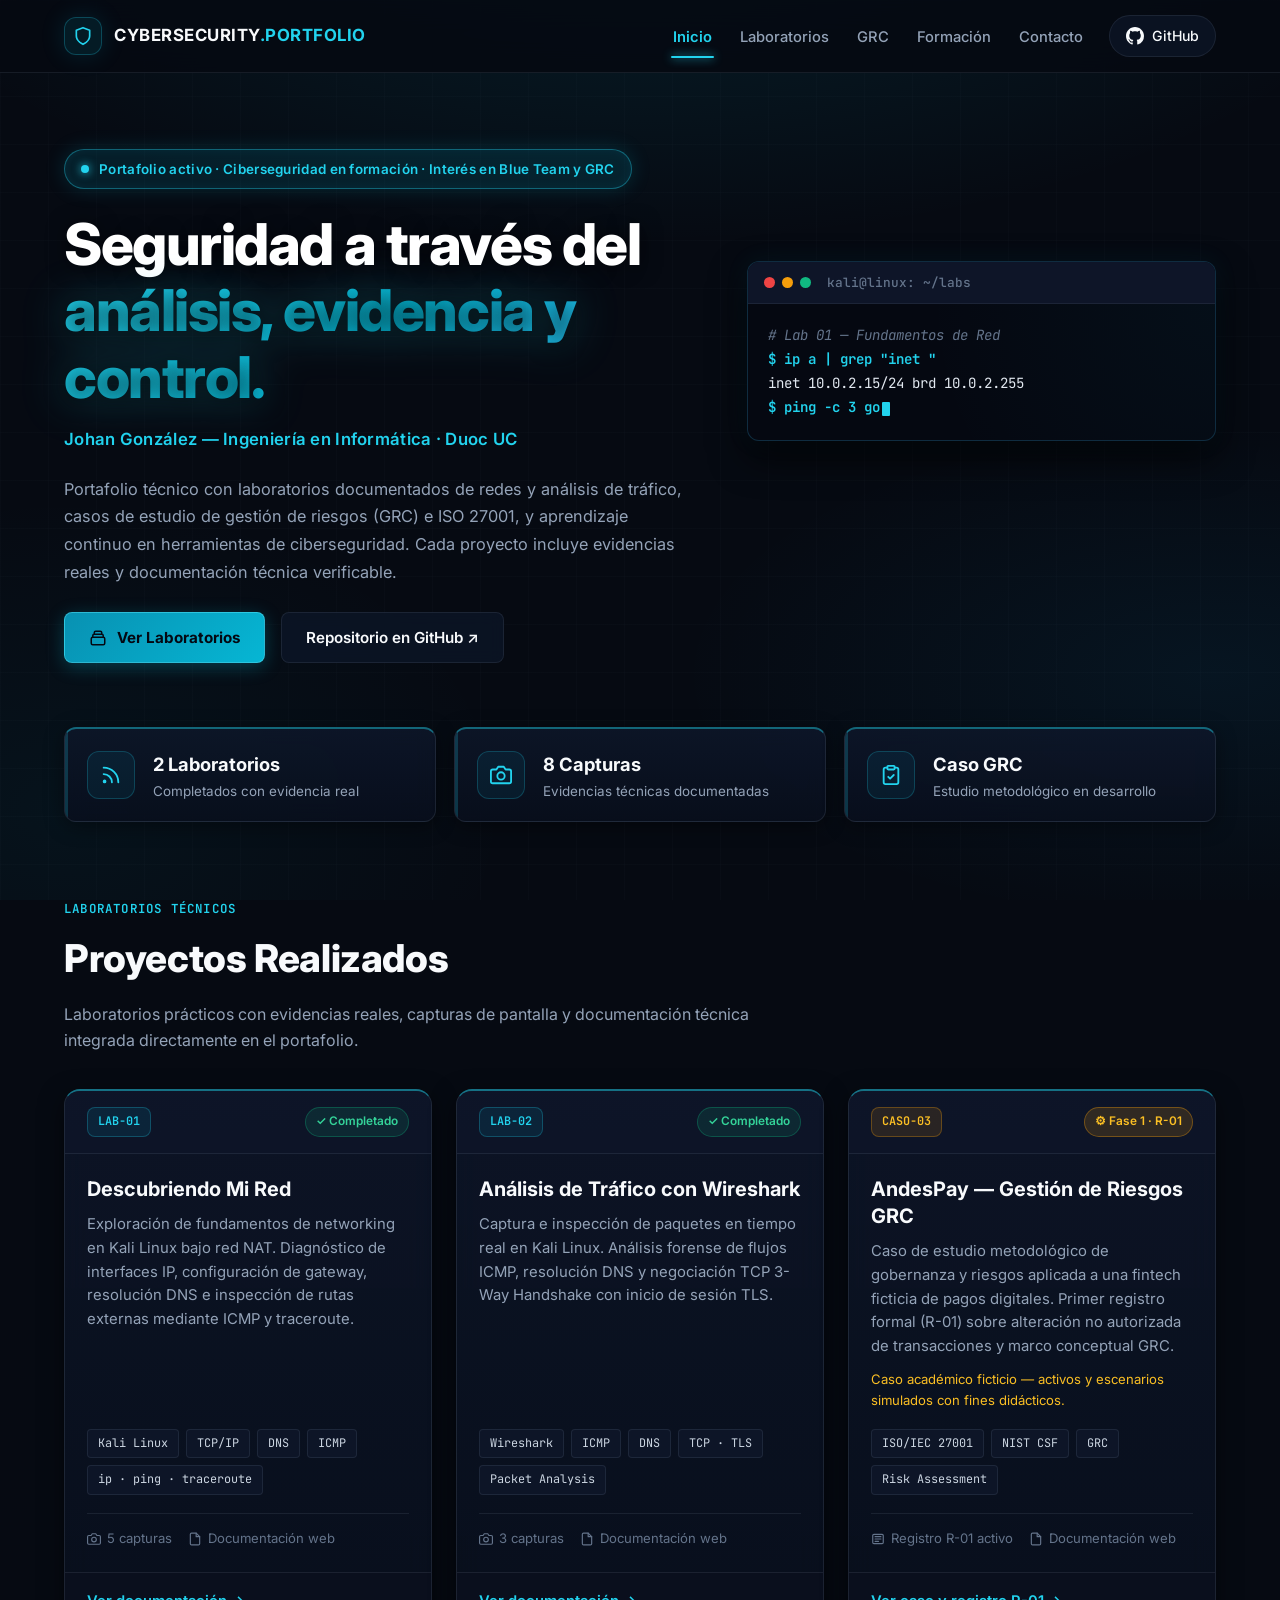
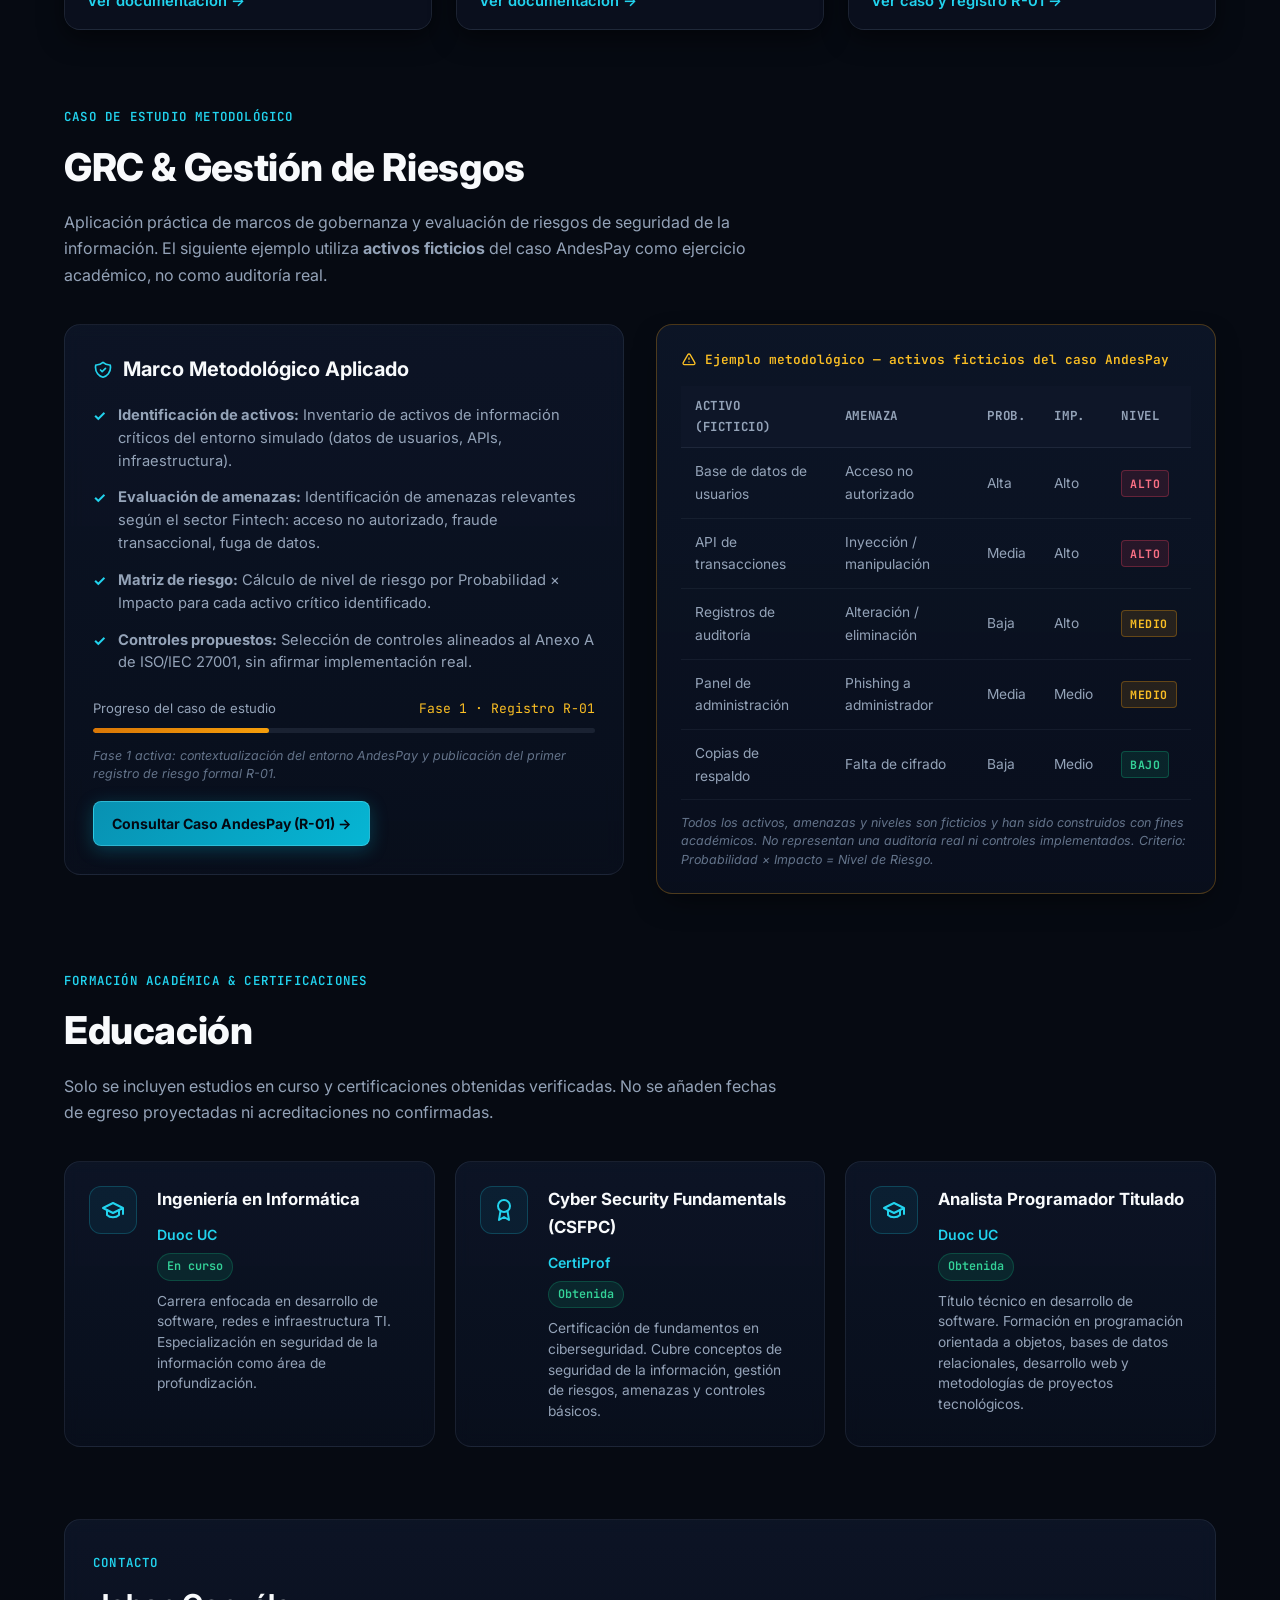
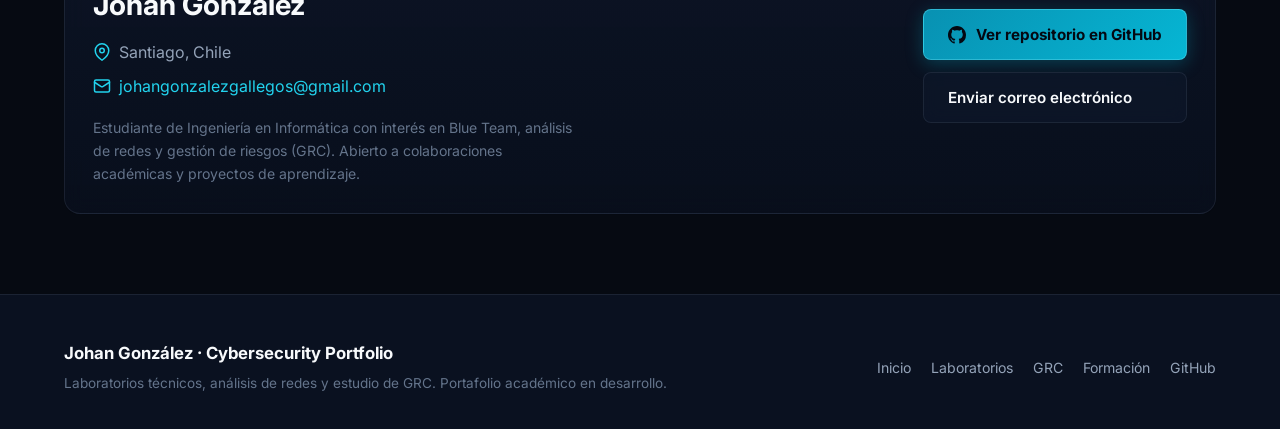
<file: index.html>
<!DOCTYPE html>
<html lang="es">

<head>
  <meta charset="UTF-8">
  <meta name="viewport" content="width=device-width, initial-scale=1.0">
  <meta name="description" content="Portafolio de ciberseguridad de Johan González — Laboratorios prácticos de redes, análisis de tráfico, GRC e ISO 27001. Ingeniería en Informática, Duoc UC.">
  <title>Johan González · Cybersecurity Portfolio</title>
  <link rel="preconnect" href="https://fonts.googleapis.com">
  <link rel="preconnect" href="https://fonts.gstatic.com" crossorigin>
  <link href="https://fonts.googleapis.com/css2?family=Inter:wght@400;500;600;700;800&family=JetBrains+Mono:wght@400;500;600&display=swap" rel="stylesheet">
  <link rel="stylesheet" href="./assets/css/style.css">
</head>

<body>

  <!-- =====================================================================
       HEADER — Navegación fija con soporte responsive y accesible
       ===================================================================== -->
  <header class="site-header">
    <div class="nav-container">

      <a href="./index.html" class="brand">
        <div class="brand-icon">
          <svg width="20" height="20" viewBox="0 0 24 24" fill="none" stroke="currentColor" stroke-width="2" stroke-linecap="round" stroke-linejoin="round" aria-hidden="true">
            <path d="M12 22s8-4 8-10V5l-8-3-8 3v7c0 6 8 10 8 10z"/>
          </svg>
        </div>
        <div class="brand-title">CYBERSECURITY<span>.PORTFOLIO</span></div>
      </a>

      <nav>
        <!-- Botón hamburguesa — visible en móvil via CSS -->
        <button class="nav-toggle" aria-label="Abrir menú de navegación" aria-expanded="false" aria-controls="nav-menu">
          <svg width="22" height="22" viewBox="0 0 24 24" fill="none" stroke="currentColor" stroke-width="2" stroke-linecap="round" aria-hidden="true">
            <line x1="3" y1="6" x2="21" y2="6"/>
            <line x1="3" y1="12" x2="21" y2="12"/>
            <line x1="3" y1="18" x2="21" y2="18"/>
          </svg>
        </button>

        <ul class="nav-menu" id="nav-menu" role="list">
          <li><a href="#inicio"      class="nav-link" id="nav-inicio">Inicio</a></li>
          <li><a href="#laboratorios" class="nav-link" id="nav-labs">Laboratorios</a></li>
          <li><a href="#grc"         class="nav-link" id="nav-grc">GRC</a></li>
          <li><a href="#formacion"   class="nav-link" id="nav-form">Formación</a></li>
          <li><a href="#contacto"    class="nav-link" id="nav-contact">Contacto</a></li>
          <li>
            <a href="https://github.com/Johan-Gallegoss/cybersecurity-portfolio"
               target="_blank" rel="noopener noreferrer"
               class="btn-github"
               aria-label="Ver repositorio en GitHub (abre en nueva pestaña)">
              <svg width="18" height="18" viewBox="0 0 24 24" fill="currentColor" aria-hidden="true">
                <path d="M12 0C5.37 0 0 5.37 0 12c0 5.31 3.435 9.795 8.205 11.385.6.105.825-.255.825-.57 0-.285-.015-1.23-.015-2.235-3.015.555-3.795-.735-4.035-1.41-.135-.345-.72-1.41-1.23-1.695-.42-.225-1.02-.78-.015-.795.945-.015 1.62.87 1.845 1.23 1.08 1.815 2.805 1.305 3.495.99.105-.78.42-1.305.765-1.605-2.67-.3-5.46-1.335-5.46-5.925 0-1.305.465-2.385 1.23-3.225-.12-.3-.54-1.53.12-3.18 0 0 1.005-.315 3.3 1.23.96-.27 1.98-.405 3-.405s2.04.135 3 .405c2.295-1.56 3.3-1.23 3.3-1.23.66 1.65.24 2.88.12 3.18.765.84 1.23 1.905 1.23 3.225 0 4.605-2.805 5.625-5.475 5.925.435.375.81 1.095.81 2.22 0 1.605-.015 2.895-.015 3.3 0 .315.225.69.825.57A12.02 12.02 0 0024 12c0-6.63-5.37-12-12-12z"/>
              </svg>
              <span>GitHub</span>
            </a>
          </li>
        </ul>
      </nav>

    </div>
  </header>


  <!-- =====================================================================
       MAIN
       ===================================================================== -->
  <main class="main-wrapper">


    <!-- =================================================================
         SECCIÓN 1 — HERO
         ================================================================= -->
    <section class="hero" id="inicio" aria-label="Presentación principal">

      <!-- Columna izquierda: texto de presentación -->
      <div class="hero-content">

        <div class="badge-tag">
          <span class="pulse-dot" aria-hidden="true"></span>
          <span>Portafolio activo · Ciberseguridad en formación · Interés en Blue Team y GRC</span>
        </div>

        <h1>
          Seguridad a través del<br>
          <span class="gradient-text">análisis, evidencia y control.</span>
        </h1>

        <p class="hero-subtitle">Johan González — Ingeniería en Informática · Duoc UC</p>

        <p class="hero-description">
          Portafolio técnico con laboratorios documentados de redes y análisis de tráfico,
          casos de estudio de gestión de riesgos (GRC) e ISO 27001, y aprendizaje continuo
          en herramientas de ciberseguridad. Cada proyecto incluye evidencias reales y
          documentación técnica verificable.
        </p>

        <div class="hero-actions">
          <a href="#laboratorios" class="btn-primary" id="btn-explore">
            <svg width="18" height="18" fill="none" stroke="currentColor" stroke-width="2" viewBox="0 0 24 24" aria-hidden="true">
              <path stroke-linecap="round" stroke-linejoin="round" d="M19 11H5m14 0a2 2 0 012 2v6a2 2 0 01-2 2H5a2 2 0 01-2-2v-6a2 2 0 012-2m14 0V9a2 2 0 00-2-2M5 11V9a2 2 0 012-2m0 0V5a2 2 0 012-2h6a2 2 0 012 2v2M7 7h10"/>
            </svg>
            Ver Laboratorios
          </a>
          <a href="https://github.com/Johan-Gallegoss/cybersecurity-portfolio"
             target="_blank" rel="noopener noreferrer"
             class="btn-secondary" id="btn-github-hero">
            Repositorio en GitHub ↗
          </a>
        </div>

      </div>

      <!-- Columna derecha: terminal decorativa (contenido estático + typewriter progresivo) -->
      <div class="hero-terminal" aria-hidden="true">
        <div class="terminal-block" style="height: 100%;">
          <div class="terminal-header">
            <div class="terminal-dots">
              <span class="dot red"></span>
              <span class="dot yellow"></span>
              <span class="dot green"></span>
            </div>
            <span class="terminal-title">kali@linux: ~/labs</span>
          </div>
          <div class="terminal-body" id="hero-terminal-output">
            <span class="comment"># Lab 01 — Fundamentos de Red</span><br>
            <span class="cmd">$ ip a | grep "inet "</span><br>
            <span style="color: #cbd5e1;">  inet 10.0.2.15/24 brd 10.0.2.255</span><br>
            <span class="cmd">$ ping -c 3 google.com</span><br>
            <span style="color: #cbd5e1;">  3 packets transmitted, 3 received</span><br>
            <span class="comment"># Lab 02 — Análisis de Tráfico</span><br>
            <span class="cmd">$ wireshark -k &amp;</span><br>
            <span style="color: #cbd5e1;">  [ICMP · DNS · TCP/TLS captured]</span><br>
            <span class="cmd">$ </span><span class="terminal-cursor"></span>
          </div>
        </div>
      </div>

    </section>


    <!-- =================================================================
         SECCIÓN 2 — INDICADORES TÉCNICOS (Métricas SOC)
         ================================================================= -->
    <section class="highlight-strip" aria-label="Indicadores del portafolio">

      <div class="stat-box">
        <div class="stat-icon" aria-hidden="true">
          <svg width="22" height="22" viewBox="0 0 24 24" fill="none" stroke="currentColor" stroke-width="2" stroke-linecap="round" stroke-linejoin="round">
            <path d="M4 11a9 9 0 0 1 9 9"></path>
            <path d="M4 4a16 16 0 0 1 16 16"></path>
            <circle cx="5" cy="19" r="1"></circle>
          </svg>
        </div>
        <div class="stat-info">
          <h4>2 Laboratorios</h4>
          <p>Completados con evidencia real</p>
        </div>
      </div>

      <div class="stat-box">
        <div class="stat-icon" aria-hidden="true">
          <svg width="22" height="22" viewBox="0 0 24 24" fill="none" stroke="currentColor" stroke-width="2" stroke-linecap="round" stroke-linejoin="round">
            <path d="M23 19a2 2 0 0 1-2 2H3a2 2 0 0 1-2-2V8a2 2 0 0 1 2-2h4l2-3h6l2 3h4a2 2 0 0 1 2 2z"></path>
            <circle cx="12" cy="13" r="4"></circle>
          </svg>
        </div>
        <div class="stat-info">
          <h4>8 Capturas</h4>
          <p>Evidencias técnicas documentadas</p>
        </div>
      </div>

      <div class="stat-box">
        <div class="stat-icon" aria-hidden="true">
          <svg width="22" height="22" viewBox="0 0 24 24" fill="none" stroke="currentColor" stroke-width="2" stroke-linecap="round" stroke-linejoin="round">
            <path d="M16 4h2a2 2 0 0 1 2 2v14a2 2 0 0 1-2 2H6a2 2 0 0 1-2-2V6a2 2 0 0 1 2-2h2"></path>
            <rect x="8" y="2" width="8" height="4" rx="1" ry="1"></rect>
            <path d="m9 14 2 2 4-4"></path>
          </svg>
        </div>
        <div class="stat-info">
          <h4>Caso GRC</h4>
          <p>Estudio metodológico en desarrollo</p>
        </div>
      </div>

    </section>


    <!-- =================================================================
         SECCIÓN 3 — LABORATORIOS
         ================================================================= -->
    <div id="proyectos" class="scroll-anchor" aria-hidden="true"></div>
    <section id="laboratorios" aria-labelledby="labs-heading">

      <div class="section-header">
        <span class="section-label">Laboratorios Técnicos</span>
        <h2 class="section-title" id="labs-heading">Proyectos Realizados</h2>
        <p class="section-desc">
          Laboratorios prácticos con evidencias reales, capturas de pantalla y
          documentación técnica integrada directamente en el portafolio.
        </p>
      </div>

      <div class="projects-grid">

        <!-- Tarjeta Lab 01 — Completado con evidencia real -->
        <article class="project-card" aria-labelledby="lab01-title">
          <div class="card-top">
            <span class="card-badge">LAB-01</span>
            <span class="status-badge completed">✓ Completado</span>
          </div>
          <div class="card-body">
            <h3 id="lab01-title">Descubriendo Mi Red</h3>
            <p>
              Exploración de fundamentos de networking en Kali Linux bajo red NAT.
              Diagnóstico de interfaces IP, configuración de gateway, resolución DNS
              e inspección de rutas externas mediante ICMP y traceroute.
            </p>
            <div class="tech-tags" aria-label="Tecnologías usadas">
              <span class="tech-tag">Kali Linux</span>
              <span class="tech-tag">TCP/IP</span>
              <span class="tech-tag">DNS</span>
              <span class="tech-tag">ICMP</span>
              <span class="tech-tag">ip · ping · traceroute</span>
            </div>
            <div class="evidence-meta">
              <span>
                <svg width="14" height="14" viewBox="0 0 24 24" fill="none" stroke="currentColor" stroke-width="2" stroke-linecap="round" stroke-linejoin="round" aria-hidden="true">
                  <path d="M23 19a2 2 0 0 1-2 2H3a2 2 0 0 1-2-2V8a2 2 0 0 1 2-2h4l2-3h6l2 3h4a2 2 0 0 1 2 2z"></path>
                  <circle cx="12" cy="13" r="4"></circle>
                </svg>
                5 capturas
              </span>
              <span>
                <svg width="14" height="14" viewBox="0 0 24 24" fill="none" stroke="currentColor" stroke-width="2" stroke-linecap="round" stroke-linejoin="round" aria-hidden="true">
                  <path d="M14 2H6a2 2 0 0 0-2 2v16a2 2 0 0 0 2 2h12a2 2 0 0 0 2-2V8z"></path>
                  <polyline points="14 2 14 8 20 8"></polyline>
                </svg>
                Documentación web
              </span>
            </div>
          </div>
          <div class="card-footer">
            <a href="./01-Descubriendo-Mi-Red/index.html"
               class="btn-card-link"
               id="link-lab01">
              Ver documentación →
            </a>
          </div>
        </article>

        <!-- Tarjeta Lab 02 — Completado con evidencia real -->
        <article class="project-card" aria-labelledby="lab02-title">
          <div class="card-top">
            <span class="card-badge">LAB-02</span>
            <span class="status-badge completed">✓ Completado</span>
          </div>
          <div class="card-body">
            <h3 id="lab02-title">Análisis de Tráfico con Wireshark</h3>
            <p>
              Captura e inspección de paquetes en tiempo real en Kali Linux.
              Análisis forense de flujos ICMP, resolución DNS y negociación
              TCP 3-Way Handshake con inicio de sesión TLS.
            </p>
            <div class="tech-tags" aria-label="Tecnologías usadas">
              <span class="tech-tag">Wireshark</span>
              <span class="tech-tag">ICMP</span>
              <span class="tech-tag">DNS</span>
              <span class="tech-tag">TCP · TLS</span>
              <span class="tech-tag">Packet Analysis</span>
            </div>
            <div class="evidence-meta">
              <span>
                <svg width="14" height="14" viewBox="0 0 24 24" fill="none" stroke="currentColor" stroke-width="2" stroke-linecap="round" stroke-linejoin="round" aria-hidden="true">
                  <path d="M23 19a2 2 0 0 1-2 2H3a2 2 0 0 1-2-2V8a2 2 0 0 1 2-2h4l2-3h6l2 3h4a2 2 0 0 1 2 2z"></path>
                  <circle cx="12" cy="13" r="4"></circle>
                </svg>
                3 capturas
              </span>
              <span>
                <svg width="14" height="14" viewBox="0 0 24 24" fill="none" stroke="currentColor" stroke-width="2" stroke-linecap="round" stroke-linejoin="round" aria-hidden="true">
                  <path d="M14 2H6a2 2 0 0 0-2 2v16a2 2 0 0 0 2 2h12a2 2 0 0 0 2-2V8z"></path>
                  <polyline points="14 2 14 8 20 8"></polyline>
                </svg>
                Documentación web
              </span>
            </div>
          </div>
          <div class="card-footer">
            <a href="./02-Wireshark-Traffic-Analysis/index.html"
               class="btn-card-link"
               id="link-lab02">
              Ver documentación →
            </a>
          </div>
        </article>

        <!-- Tarjeta CASO-03 — Caso AndesPay GRC -->
        <article class="project-card" aria-labelledby="caso03-title">
          <div class="card-top">
            <span class="card-badge amber">CASO-03</span>
            <span class="status-badge simulated" style="background: rgba(245, 158, 11, 0.15); color: var(--accent-amber-bright); border-color: rgba(245, 158, 11, 0.35);">⚙ Fase 1 · R-01</span>
          </div>
          <div class="card-body">
            <h3 id="caso03-title">AndesPay — Gestión de Riesgos GRC</h3>
            <p>
              Caso de estudio metodológico de gobernanza y riesgos aplicada a una fintech
              ficticia de pagos digitales. Primer registro formal (R-01) sobre alteración
              no autorizada de transacciones y marco conceptual GRC.
            </p>
            <p style="font-size: 0.82rem; color: var(--accent-amber-bright); margin-top: -8px;">
              Caso académico ficticio — activos y escenarios simulados con fines didácticos.
            </p>
            <div class="tech-tags" aria-label="Marcos de referencia">
              <span class="tech-tag">ISO/IEC 27001</span>
              <span class="tech-tag">NIST CSF</span>
              <span class="tech-tag">GRC</span>
              <span class="tech-tag">Risk Assessment</span>
            </div>
            <div class="evidence-meta">
              <span>
                <svg width="14" height="14" viewBox="0 0 24 24" fill="none" stroke="currentColor" stroke-width="2" stroke-linecap="round" stroke-linejoin="round" aria-hidden="true">
                  <rect x="3" y="4" width="18" height="16" rx="2"></rect>
                  <line x1="7" y1="8" x2="17" y2="8"></line>
                  <line x1="7" y1="12" x2="17" y2="12"></line>
                  <line x1="7" y1="16" x2="13" y2="16"></line>
                </svg>
                Registro R-01 activo
              </span>
              <span>
                <svg width="14" height="14" viewBox="0 0 24 24" fill="none" stroke="currentColor" stroke-width="2" stroke-linecap="round" stroke-linejoin="round" aria-hidden="true">
                  <path d="M14 2H6a2 2 0 0 0-2 2v16a2 2 0 0 0 2 2h12a2 2 0 0 0 2-2V8z"></path>
                  <polyline points="14 2 14 8 20 8"></polyline>
                </svg>
                Documentación web
              </span>
            </div>
          </div>
          <div class="card-footer">
            <a href="./03-AndesPay-GRC/index.html"
               class="btn-card-link"
               id="link-caso03">
              Ver caso y registro R-01 →
            </a>
          </div>
        </article>

      </div>
    </section>


    <!-- =================================================================
         SECCIÓN 4 — GRC PREVIEW
         ================================================================= -->
    <section id="grc" aria-labelledby="grc-heading">

      <div class="section-header">
        <span class="section-label">Caso de Estudio Metodológico</span>
        <h2 class="section-title" id="grc-heading">GRC &amp; Gestión de Riesgos</h2>
        <p class="section-desc">
          Aplicación práctica de marcos de gobernanza y evaluación de riesgos de seguridad
          de la información. El siguiente ejemplo utiliza <strong>activos ficticios</strong>
          del caso AndesPay como ejercicio académico, no como auditoría real.
        </p>
      </div>

      <div class="grc-layout">

        <!-- Descripción del marco metodológico -->
        <div class="content-block">
          <h2>
            <svg width="20" height="20" fill="none" stroke="currentColor" stroke-width="2" viewBox="0 0 24 24" aria-hidden="true" style="color: var(--cyan-bright); flex-shrink: 0;">
              <path stroke-linecap="round" stroke-linejoin="round" d="M9 12l2 2 4-4m5.618-4.016A11.955 11.955 0 0112 2.944a11.955 11.955 0 01-8.618 3.04A12.02 12.02 0 003 9c0 5.591 3.824 10.29 9 11.622 5.176-1.332 9-6.03 9-11.622 0-1.042-.133-2.052-.382-3.016z"/>
            </svg>
            Marco Metodológico Aplicado
          </h2>

          <ul class="check-list">
            <li>
              <span class="check-icon">✓</span>
              <span>
                <strong>Identificación de activos:</strong>
                Inventario de activos de información críticos del entorno simulado (datos de usuarios, APIs, infraestructura).
              </span>
            </li>
            <li>
              <span class="check-icon">✓</span>
              <span>
                <strong>Evaluación de amenazas:</strong>
                Identificación de amenazas relevantes según el sector Fintech: acceso no autorizado, fraude transaccional, fuga de datos.
              </span>
            </li>
            <li>
              <span class="check-icon">✓</span>
              <span>
                <strong>Matriz de riesgo:</strong>
                Cálculo de nivel de riesgo por Probabilidad × Impacto para cada activo crítico identificado.
              </span>
            </li>
            <li>
              <span class="check-icon">✓</span>
              <span>
                <strong>Controles propuestos:</strong>
                Selección de controles alineados al Anexo A de ISO/IEC 27001, sin afirmar implementación real.
              </span>
            </li>
          </ul>

          <div class="grc-progress-wrap">
            <div class="grc-progress-label">
              <span>Progreso del caso de estudio</span>
              <span style="color: var(--accent-amber-bright); font-family: var(--font-mono);">Fase 1 · Registro R-01</span>
            </div>
            <div class="grc-progress-bar">
              <div class="grc-progress-fill" style="width: 35%;"></div>
            </div>
            <p class="risk-disclaimer">
              Fase 1 activa: contextualización del entorno AndesPay y publicación del primer registro de riesgo formal R-01.
            </p>
            <div style="margin-top: 18px;">
              <a href="./03-AndesPay-GRC/index.html" class="btn-primary" id="btn-andespay-grc" style="font-size: 0.88rem; padding: 10px 18px;">
                Consultar Caso AndesPay (R-01) →
              </a>
            </div>
          </div>
        </div>

        <!-- Tabla de riesgo ilustrativa -->
        <div class="risk-table-wrap">
          <div class="risk-table-label">
            <svg width="16" height="16" fill="none" stroke="currentColor" stroke-width="2" viewBox="0 0 24 24" aria-hidden="true">
              <path stroke-linecap="round" stroke-linejoin="round" d="M12 9v2m0 4h.01m-6.938 4h13.856c1.54 0 2.502-1.667 1.732-3L13.732 4c-.77-1.333-2.694-1.333-3.464 0L3.34 16c-.77 1.333.192 3 1.732 3z"/>
            </svg>
            Ejemplo metodológico — activos ficticios del caso AndesPay
          </div>

          <table class="risk-table" aria-label="Tabla de riesgos ilustrativa (datos ficticios)">
            <thead>
              <tr>
                <th scope="col">Activo (ficticio)</th>
                <th scope="col">Amenaza</th>
                <th scope="col">Prob.</th>
                <th scope="col">Imp.</th>
                <th scope="col">Nivel</th>
              </tr>
            </thead>
            <tbody>
              <tr>
                <td>Base de datos de usuarios</td>
                <td>Acceso no autorizado</td>
                <td>Alta</td>
                <td>Alto</td>
                <td><span class="risk-cell high">ALTO</span></td>
              </tr>
              <tr>
                <td>API de transacciones</td>
                <td>Inyección / manipulación</td>
                <td>Media</td>
                <td>Alto</td>
                <td><span class="risk-cell high">ALTO</span></td>
              </tr>
              <tr>
                <td>Registros de auditoría</td>
                <td>Alteración / eliminación</td>
                <td>Baja</td>
                <td>Alto</td>
                <td><span class="risk-cell medium">MEDIO</span></td>
              </tr>
              <tr>
                <td>Panel de administración</td>
                <td>Phishing a administrador</td>
                <td>Media</td>
                <td>Medio</td>
                <td><span class="risk-cell medium">MEDIO</span></td>
              </tr>
              <tr>
                <td>Copias de respaldo</td>
                <td>Falta de cifrado</td>
                <td>Baja</td>
                <td>Medio</td>
                <td><span class="risk-cell low">BAJO</span></td>
              </tr>
            </tbody>
          </table>

          <p class="risk-disclaimer">
            Todos los activos, amenazas y niveles son ficticios y han sido construidos
            con fines académicos. No representan una auditoría real ni controles implementados.
            Criterio: Probabilidad × Impacto = Nivel de Riesgo.
          </p>
        </div>

      </div>
    </section>


    <!-- =================================================================
         SECCIÓN 5 — FORMACIÓN Y CERTIFICACIONES
         ================================================================= -->
    <section id="formacion" aria-labelledby="form-heading">

      <div class="section-header">
        <span class="section-label">Formación Académica &amp; Certificaciones</span>
        <h2 class="section-title" id="form-heading">Educación</h2>
        <p class="section-desc">
          Solo se incluyen estudios en curso y certificaciones obtenidas verificadas.
          No se añaden fechas de egreso proyectadas ni acreditaciones no confirmadas.
        </p>
      </div>

      <div class="formation-grid">

        <!-- Carrera en curso -->
        <div class="formation-card">
          <div class="formation-icon" aria-hidden="true">
            <svg width="24" height="24" viewBox="0 0 24 24" fill="none" stroke="currentColor" stroke-width="2" stroke-linecap="round" stroke-linejoin="round">
              <path d="M22 10v6M2 10l10-5 10 5-10 5z"></path>
              <path d="M6 12v5c3 3 9 3 12 0v-5"></path>
            </svg>
          </div>
          <div class="formation-info">
            <h4>Ingeniería en Informática</h4>
            <p class="formation-inst">Duoc UC</p>
            <span class="formation-status">En curso</span>
            <p>
              Carrera enfocada en desarrollo de software, redes e infraestructura TI.
              Especialización en seguridad de la información como área de profundización.
            </p>
          </div>
        </div>

        <!-- Certificación real -->
        <div class="formation-card">
          <div class="formation-icon" aria-hidden="true">
            <svg width="24" height="24" viewBox="0 0 24 24" fill="none" stroke="currentColor" stroke-width="2" stroke-linecap="round" stroke-linejoin="round">
              <circle cx="12" cy="8" r="6"></circle>
              <path d="M15.477 12.89 17 22l-5-3-5 3 1.523-9.11"></path>
            </svg>
          </div>
          <div class="formation-info">
            <h4>Cyber Security Fundamentals (CSFPC)</h4>
            <p class="formation-inst">CertiProf</p>
            <span class="formation-status">Obtenida</span>
            <p>
              Certificación de fundamentos en ciberseguridad. Cubre conceptos de
              seguridad de la información, gestión de riesgos, amenazas y controles básicos.
            </p>
          </div>
        </div>

        <!-- Título técnico -->
        <div class="formation-card">
          <div class="formation-icon" aria-hidden="true">
            <svg width="24" height="24" viewBox="0 0 24 24" fill="none" stroke="currentColor" stroke-width="2" stroke-linecap="round" stroke-linejoin="round">
              <path d="M22 10v6M2 10l10-5 10 5-10 5z"></path>
              <path d="M6 12v5c3 3 9 3 12 0v-5"></path>
            </svg>
          </div>
          <div class="formation-info">
            <h4>Analista Programador Titulado</h4>
            <p class="formation-inst">Duoc UC</p>
            <span class="formation-status">Obtenida</span>
            <p>
              Título técnico en desarrollo de software. Formación en programación orientada a objetos,
              bases de datos relacionales, desarrollo web y metodologías de proyectos tecnológicos.
            </p>
          </div>
        </div>

      </div>
    </section>


    <!-- =================================================================
         SECCIÓN 6 — CONTACTO
         ================================================================= -->
    <section id="contacto" aria-labelledby="contact-heading">

      <div class="content-block" style="display: flex; flex-wrap: wrap; justify-content: space-between; align-items: center; gap: 28px;">

        <div>
          <span class="section-label">Contacto</span>
          <h2 id="contact-heading" style="border: none; padding: 0; margin-bottom: 10px; font-size: 1.8rem;">Johan González</h2>

          <p style="color: var(--text-secondary); margin-bottom: 8px; display: flex; align-items: center; gap: 8px;">
            <svg width="18" height="18" viewBox="0 0 24 24" fill="none" stroke="currentColor" stroke-width="2" stroke-linecap="round" stroke-linejoin="round" style="color: var(--cyan-bright);" aria-hidden="true">
              <path d="M21 10c0 7-9 13-9 13s-9-6-9-13a9 9 0 0 1 18 0z"></path>
              <circle cx="12" cy="10" r="3"></circle>
            </svg>
            <span>Santiago, Chile</span>
          </p>
          <p style="color: var(--text-secondary); margin-bottom: 16px; display: flex; align-items: center; gap: 8px;">
            <svg width="18" height="18" viewBox="0 0 24 24" fill="none" stroke="currentColor" stroke-width="2" stroke-linecap="round" stroke-linejoin="round" style="color: var(--cyan-bright);" aria-hidden="true">
              <rect width="20" height="16" x="2" y="4" rx="2"></rect>
              <path d="m22 7-8.97 5.7a1.94 1.94 0 0 1-2.06 0L2 7"></path>
            </svg>
            <a href="mailto:johangonzalezgallegos@gmail.com" id="link-email">johangonzalezgallegos@gmail.com</a>
          </p>

          <p style="font-size: 0.88rem; color: var(--text-muted); max-width: 480px;">
            Estudiante de Ingeniería en Informática con interés en Blue Team, análisis de redes
            y gestión de riesgos (GRC). Abierto a colaboraciones académicas y proyectos de aprendizaje.
          </p>
        </div>

        <div style="display: flex; flex-direction: column; gap: 12px;">
          <a href="https://github.com/Johan-Gallegoss/cybersecurity-portfolio"
             target="_blank" rel="noopener noreferrer"
             class="btn-primary"
             id="btn-github-contact">
            <svg width="18" height="18" viewBox="0 0 24 24" fill="currentColor" aria-hidden="true">
              <path d="M12 0C5.37 0 0 5.37 0 12c0 5.31 3.435 9.795 8.205 11.385.6.105.825-.255.825-.57 0-.285-.015-1.23-.015-2.235-3.015.555-3.795-.735-4.035-1.41-.135-.345-.72-1.41-1.23-1.695-.42-.225-1.02-.78-.015-.795.945-.015 1.62.87 1.845 1.23 1.08 1.815 2.805 1.305 3.495.99.105-.78.42-1.305.765-1.605-2.67-.3-5.46-1.335-5.46-5.925 0-1.305.465-2.385 1.23-3.225-.12-.3-.54-1.53.12-3.18 0 0 1.005-.315 3.3 1.23.96-.27 1.98-.405 3-.405s2.04.135 3 .405c2.295-1.56 3.3-1.23 3.3-1.23.66 1.65.24 2.88.12 3.18.765.84 1.23 1.905 1.23 3.225 0 4.605-2.805 5.625-5.475 5.925.435.375.81 1.095.81 2.22 0 1.605-.015 2.895-.015 3.3 0 .315.225.69.825.57A12.02 12.02 0 0024 12c0-6.63-5.37-12-12-12z"/>
            </svg>
            Ver repositorio en GitHub
          </a>
          <a href="mailto:johangonzalezgallegos@gmail.com"
             class="btn-secondary"
             id="btn-email-contact">
            Enviar correo electrónico
          </a>
        </div>

      </div>
    </section>


  </main>


  <!-- =====================================================================
       FOOTER
       ===================================================================== -->
  <footer class="site-footer">
    <div class="footer-container">
      <div class="footer-info">
        <h4>Johan González · Cybersecurity Portfolio</h4>
        <p>Laboratorios técnicos, análisis de redes y estudio de GRC. Portafolio académico en desarrollo.</p>
      </div>
      <nav class="footer-links" aria-label="Navegación secundaria del pie de página">
        <a href="#inicio">Inicio</a>
        <a href="#laboratorios">Laboratorios</a>
        <a href="#grc">GRC</a>
        <a href="#formacion">Formación</a>
        <a href="https://github.com/Johan-Gallegoss/cybersecurity-portfolio"
           target="_blank" rel="noopener noreferrer">GitHub</a>
      </nav>
    </div>
  </footer>


  <script src="./assets/js/main.js"></script>
</body>

</html>
</file>
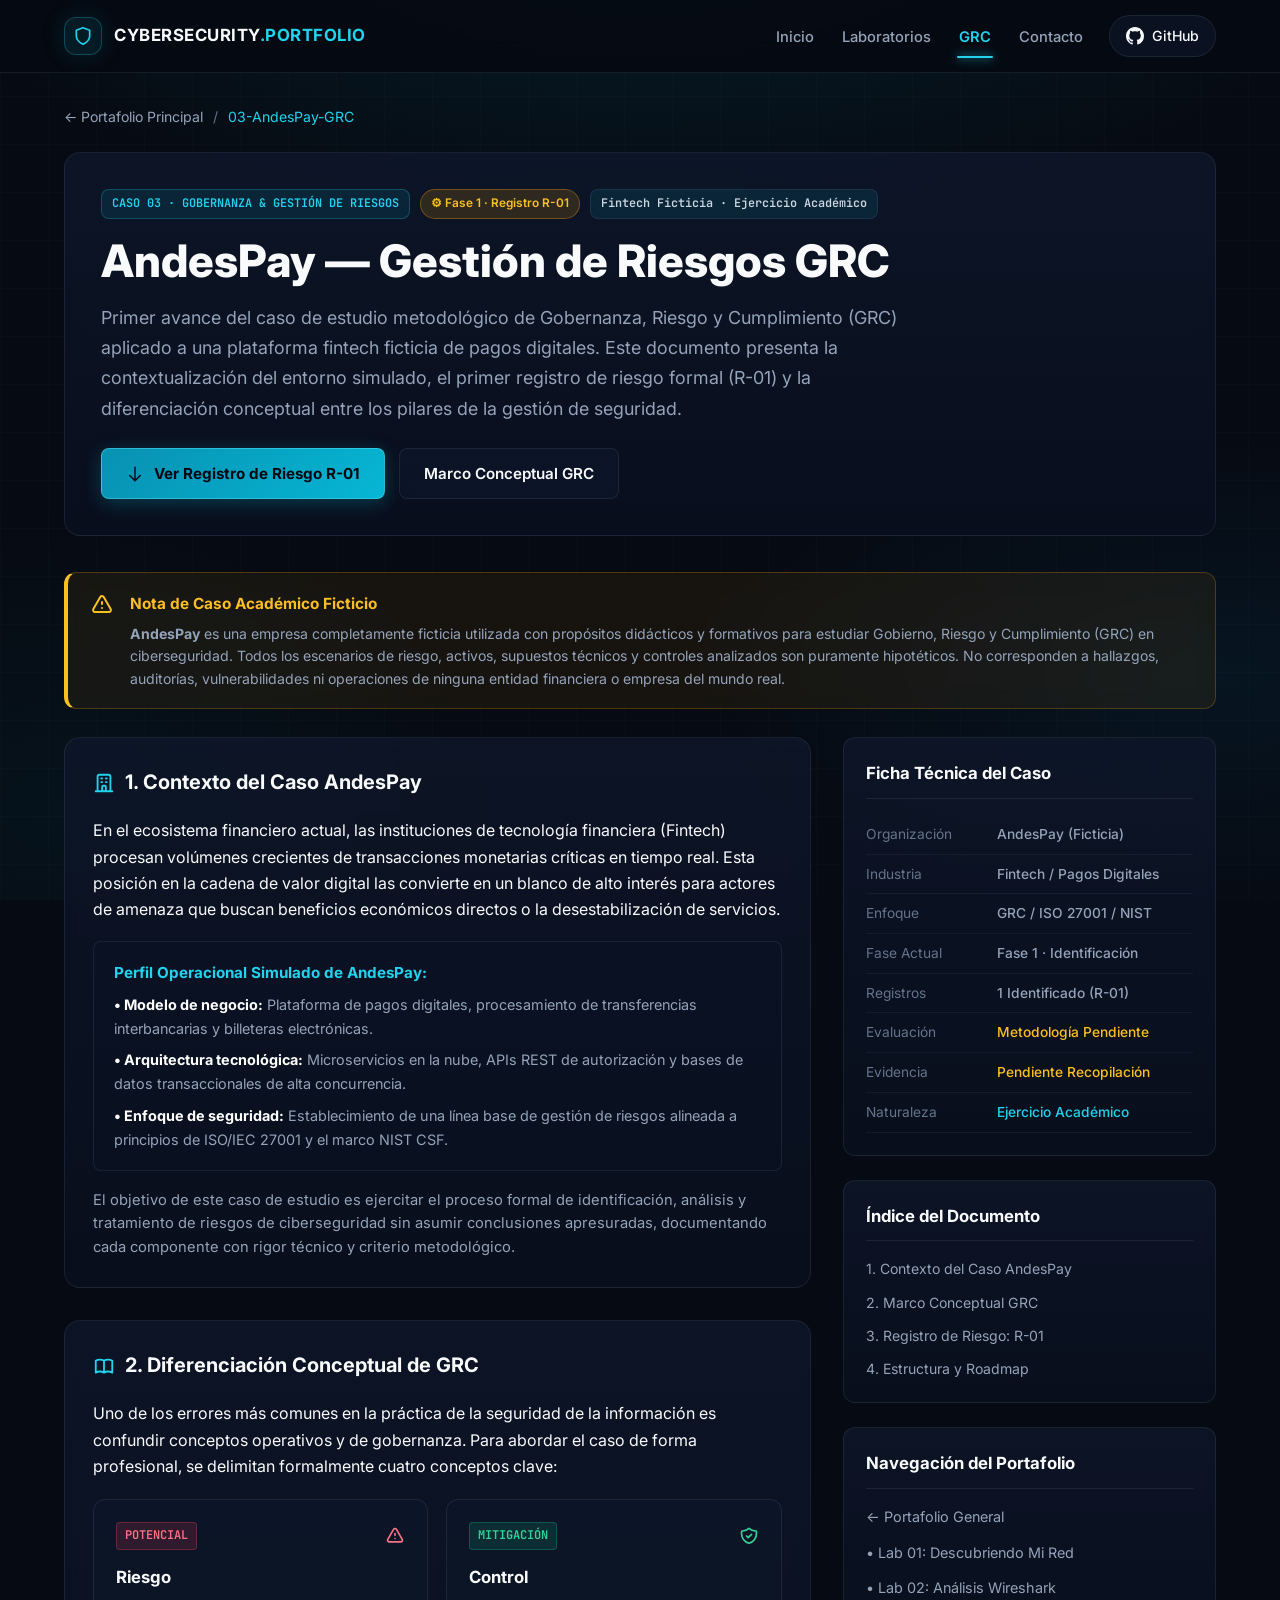
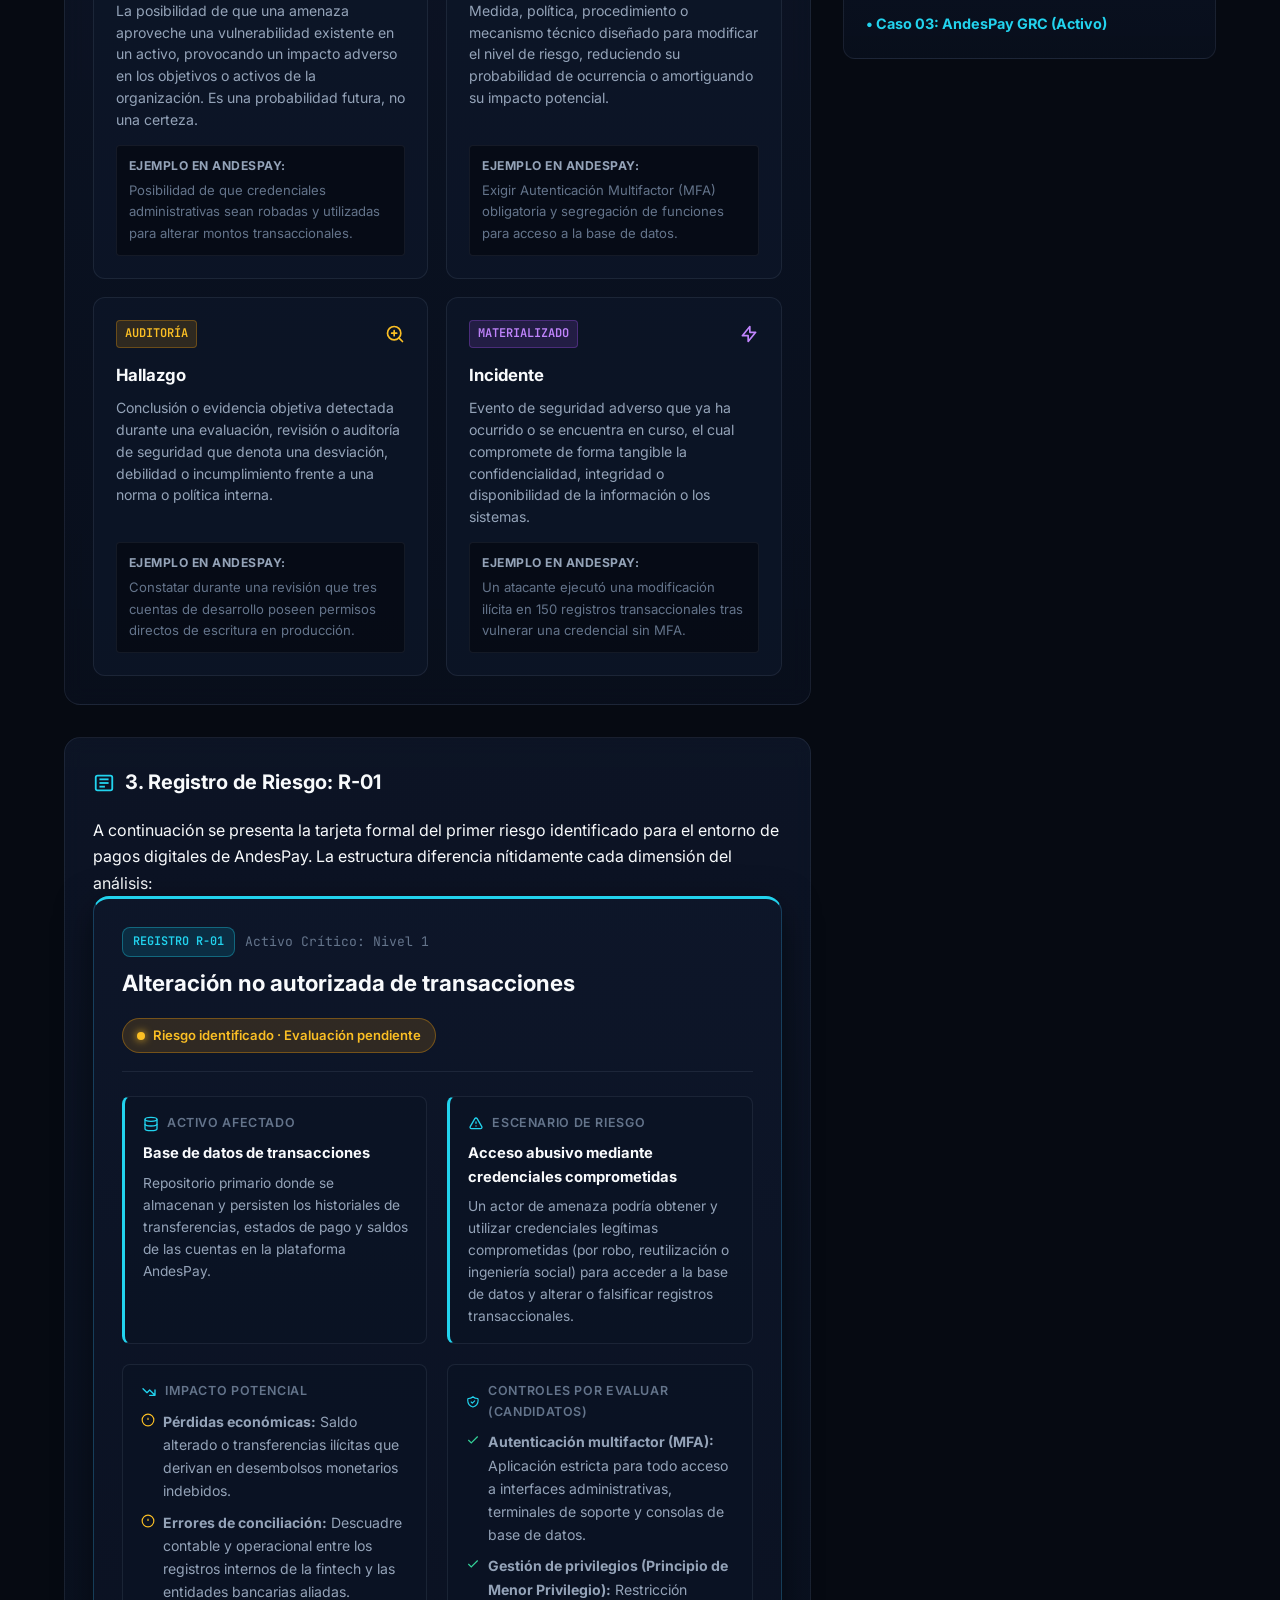
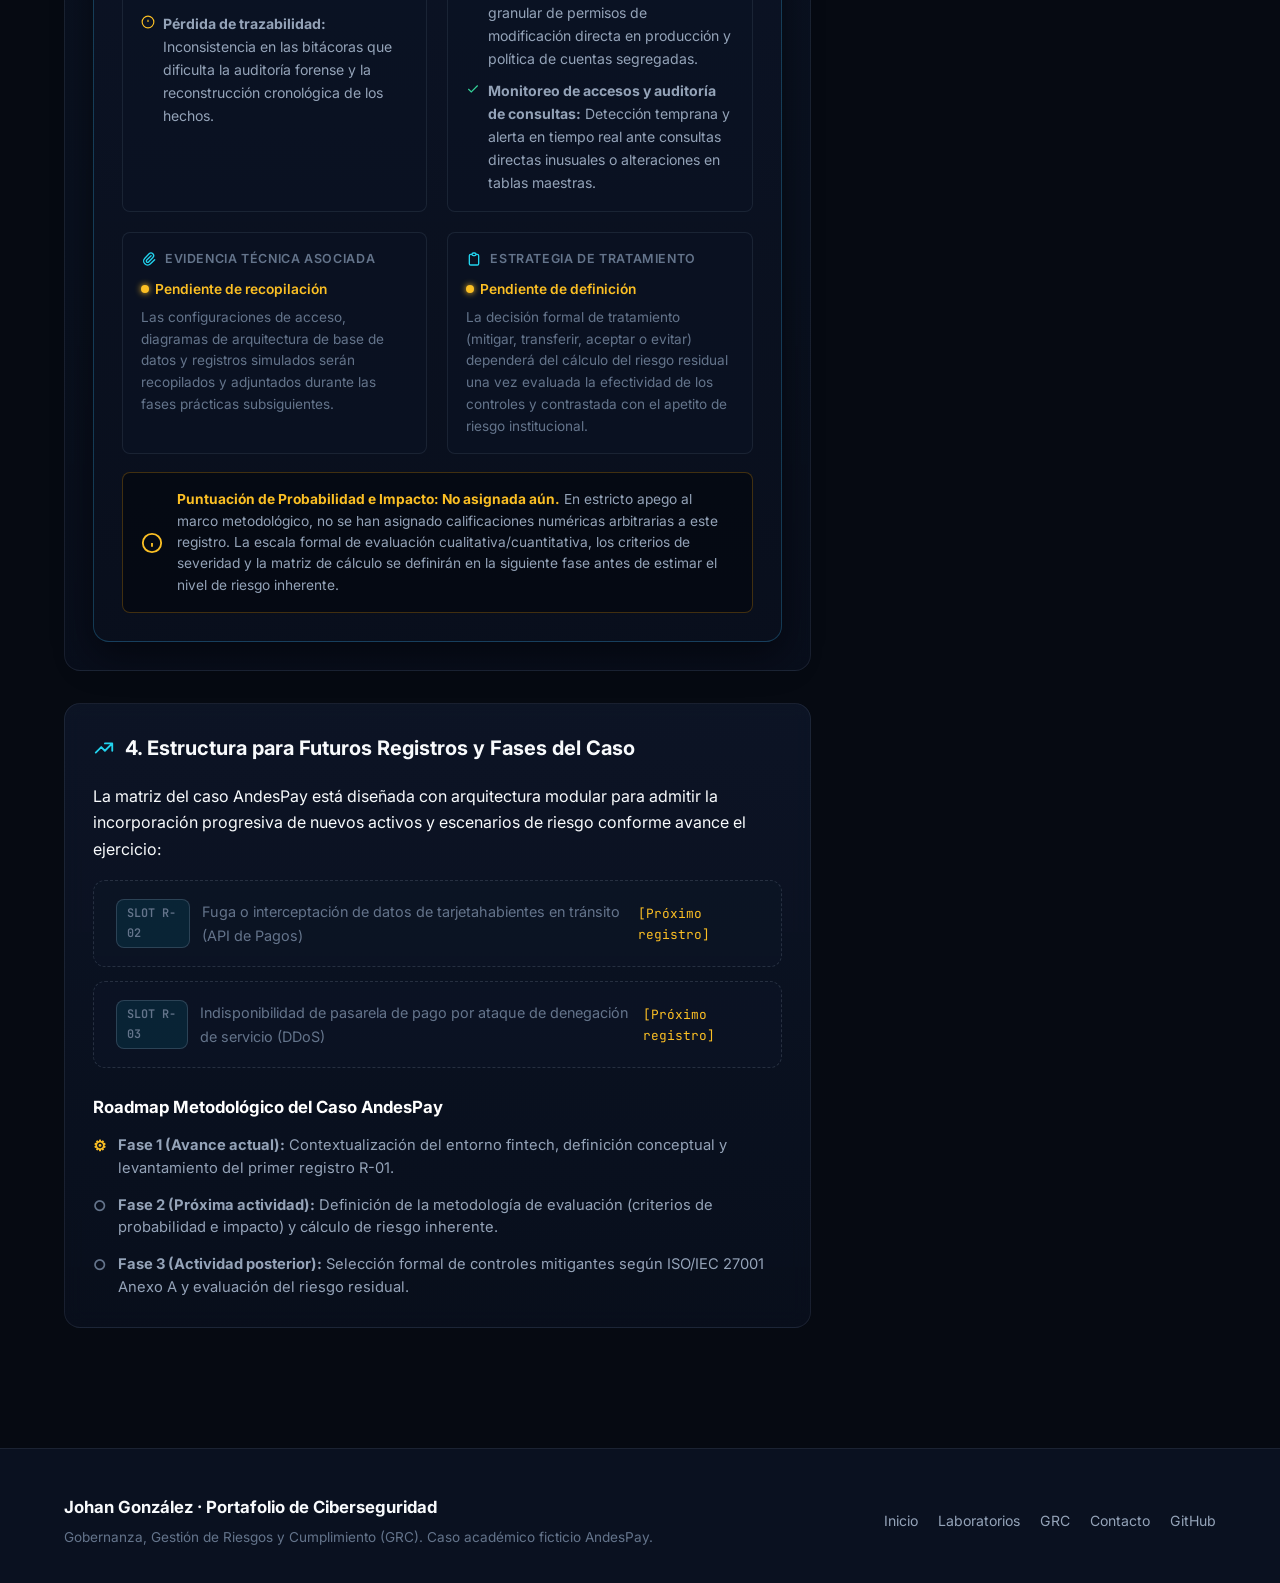
<file: 03-AndesPay-GRC/index.html>
<!DOCTYPE html>
<html lang="es">

<head>
  <meta charset="UTF-8">
  <meta name="viewport" content="width=device-width, initial-scale=1.0">
  <meta name="description" content="Caso de estudio AndesPay: Gestión de riesgos GRC en una fintech ficticia de pagos digitales. Registro R-01 sobre alteración no autorizada de transacciones. Portafolio de Ciberseguridad de Johan González.">
  <title>AndesPay — Gestión de Riesgos GRC · Portafolio de Ciberseguridad</title>
  <link rel="preconnect" href="https://fonts.googleapis.com">
  <link rel="preconnect" href="https://fonts.gstatic.com" crossorigin>
  <link href="https://fonts.googleapis.com/css2?family=Inter:wght@400;500;600;700;800&family=JetBrains+Mono:wght@400;500;600&display=swap" rel="stylesheet">
  <link rel="stylesheet" href="../assets/css/style.css">
</head>

<body>

  <!-- =====================================================================
       HEADER / Barra de Navegación
       ===================================================================== -->
  <header class="site-header">
    <div class="nav-container">
      <a href="../index.html" class="brand">
        <div class="brand-icon">
          <svg width="20" height="20" viewBox="0 0 24 24" fill="none" stroke="currentColor" stroke-width="2" stroke-linecap="round" stroke-linejoin="round" aria-hidden="true">
            <path d="M12 22s8-4 8-10V5l-8-3-8 3v7c0 6 8 10 8 10z"/>
          </svg>
        </div>
        <div class="brand-title">CYBERSECURITY<span>.PORTFOLIO</span></div>
      </a>

      <nav>
        <button class="nav-toggle" aria-label="Abrir menú de navegación" aria-expanded="false" aria-controls="nav-menu">
          <svg width="22" height="22" viewBox="0 0 24 24" fill="none" stroke="currentColor" stroke-width="2" stroke-linecap="round" aria-hidden="true">
            <line x1="3" y1="6" x2="21" y2="6"/>
            <line x1="3" y1="12" x2="21" y2="12"/>
            <line x1="3" y1="18" x2="21" y2="18"/>
          </svg>
        </button>

        <ul class="nav-menu" id="nav-menu" role="list">
          <li><a href="../index.html" class="nav-link">Inicio</a></li>
          <li><a href="../index.html#laboratorios" class="nav-link">Laboratorios</a></li>
          <li><a href="../index.html#grc" class="nav-link active">GRC</a></li>
          <li><a href="../index.html#contacto" class="nav-link">Contacto</a></li>
          <li>
            <a href="https://github.com/Johan-Gallegoss/cybersecurity-portfolio" target="_blank" rel="noopener noreferrer" class="btn-github" aria-label="Ver repositorio en GitHub (abre en nueva pestaña)">
              <svg width="18" height="18" viewBox="0 0 24 24" fill="currentColor" aria-hidden="true">
                <path d="M12 0C5.37 0 0 5.37 0 12c0 5.31 3.435 9.795 8.205 11.385.6.105.825-.255.825-.57 0-.285-.015-1.23-.015-2.235-3.015.555-3.795-.735-4.035-1.41-.135-.345-.72-1.41-1.23-1.695-.42-.225-1.02-.78-.015-.795.945-.015 1.62.87 1.845 1.23 1.08 1.815 2.805 1.305 3.495.99.105-.78.42-1.305.765-1.605-2.67-.3-5.46-1.335-5.46-5.925 0-1.305.465-2.385 1.23-3.225-.12-.3-.54-1.53.12-3.18 0 0 1.005-.315 3.3 1.23.96-.27 1.98-.405 3-.405s2.04.135 3 .405c2.295-1.56 3.3-1.23 3.3-1.23.66 1.65.24 2.88.12 3.18.765.84 1.23 1.905 1.23 3.225 0 4.605-2.805 5.625-5.475 5.925.435.375.81 1.095.81 2.22 0 1.605-.015 2.895-.015 3.3 0 .315.225.69.825.57A12.02 12.02 0 0024 12c0-6.63-5.37-12-12-12z"/>
              </svg>
              <span>GitHub</span>
            </a>
          </li>
        </ul>
      </nav>
    </div>
  </header>

  <!-- =====================================================================
       CONTENEDOR PRINCIPAL
       ===================================================================== -->
  <main class="main-wrapper">

    <!-- Migas de Pan -->
    <nav class="breadcrumb" aria-label="Ruta de navegación">
      <a href="../index.html">← Portafolio Principal</a>
      <span>/</span>
      <span style="color: var(--cyan-bright);">03-AndesPay-GRC</span>
    </nav>

    <!-- Cabecera del Caso de Estudio -->
    <header class="project-detail-header">
      <div class="header-badges">
        <span class="card-badge">CASO 03 · GOBERNANZA &amp; GESTIÓN DE RIESGOS</span>
        <span class="status-badge simulated" style="background: rgba(245, 158, 11, 0.15); color: var(--accent-amber-bright); border-color: rgba(245, 158, 11, 0.35);">⚙ Fase 1 · Registro R-01</span>
        <span class="card-badge" style="color: #cbd5e1; border-color: var(--border-subtle);">Fintech Ficticia · Ejercicio Académico</span>
      </div>
      <h1>AndesPay — Gestión de Riesgos GRC</h1>
      <p class="project-lead">
        Primer avance del caso de estudio metodológico de Gobernanza, Riesgo y Cumplimiento (GRC) aplicado a una plataforma fintech ficticia de pagos digitales. Este documento presenta la contextualización del entorno simulado, el primer registro de riesgo formal (R-01) y la diferenciación conceptual entre los pilares de la gestión de seguridad.
      </p>
      <div class="header-cta-row">
        <a href="#registro-r01" class="btn-primary">
          <svg width="18" height="18" fill="none" stroke="currentColor" stroke-width="2" viewBox="0 0 24 24" aria-hidden="true">
            <path stroke-linecap="round" stroke-linejoin="round" d="M19 14l-7 7m0 0l-7-7m7 7V3"/>
          </svg>
          Ver Registro de Riesgo R-01
        </a>
        <a href="#conceptos" class="btn-secondary">
          Marco Conceptual GRC
        </a>
      </div>
    </header>

    <!-- Nota Visible de Caso Académico Ficticio -->
    <div class="callout-disclaimer" role="note" aria-label="Aviso de caso académico ficticio">
      <div class="callout-disclaimer-icon" aria-hidden="true">
        <svg width="24" height="24" fill="none" stroke="currentColor" stroke-width="2" viewBox="0 0 24 24">
          <path stroke-linecap="round" stroke-linejoin="round" d="M12 9v2m0 4h.01m-6.938 4h13.856c1.54 0 2.502-1.667 1.732-3L13.732 4c-.77-1.333-2.694-1.333-3.464 0L3.34 16c-.77 1.333.192 3 1.732 3z"/>
        </svg>
      </div>
      <div>
        <h4>Nota de Caso Académico Ficticio</h4>
        <p>
          <strong>AndesPay</strong> es una empresa completamente ficticia utilizada con propósitos didácticos y formativos para estudiar Gobierno, Riesgo y Cumplimiento (GRC) en ciberseguridad. Todos los escenarios de riesgo, activos, supuestos técnicos y controles analizados son puramente hipotéticos. No corresponden a hallazgos, auditorías, vulnerabilidades ni operaciones de ninguna entidad financiera o empresa del mundo real.
        </p>
      </div>
    </div>

    <!-- Disposición en Grilla (Contenido Principal + Sidebar) -->
    <div class="detail-grid">

      <!-- Columna Principal -->
      <section class="detail-main">

        <!-- 1. Contexto del Caso AndesPay -->
        <article class="content-block" id="contexto">
          <h2>
            <svg width="22" height="22" fill="none" stroke="currentColor" stroke-width="2" viewBox="0 0 24 24" aria-hidden="true" style="color: var(--cyan-bright); flex-shrink: 0;">
              <path stroke-linecap="round" stroke-linejoin="round" d="M19 21V5a2 2 0 00-2-2H7a2 2 0 00-2 2v16m14 0h2m-2 0h-5m-9 0H3m2 0h5M9 7h1m-1 4h1m4-4h1m-1 4h1m-5 10v-5a1 1 0 011-1h2a1 1 0 011 1v5m-4 0h4"/>
            </svg>
            1. Contexto del Caso AndesPay
          </h2>
          <p>
            En el ecosistema financiero actual, las instituciones de tecnología financiera (Fintech) procesan volúmenes crecientes de transacciones monetarias críticas en tiempo real. Esta posición en la cadena de valor digital las convierte en un blanco de alto interés para actores de amenaza que buscan beneficios económicos directos o la desestabilización de servicios.
          </p>

          <div style="background: rgba(11, 19, 36, 0.6); border: 1px solid var(--border-subtle); border-radius: var(--radius-sm); padding: 18px 20px; margin: 18px 0;">
            <h4 style="color: var(--cyan-bright); font-size: 0.95rem; margin-bottom: 8px;">Perfil Operacional Simulado de AndesPay:</h4>
            <ul style="list-style: none; display: flex; flex-direction: column; gap: 8px; font-size: 0.9rem; color: var(--text-secondary);">
              <li><strong style="color: #fff;">• Modelo de negocio:</strong> Plataforma de pagos digitales, procesamiento de transferencias interbancarias y billeteras electrónicas.</li>
              <li><strong style="color: #fff;">• Arquitectura tecnológica:</strong> Microservicios en la nube, APIs REST de autorización y bases de datos transaccionales de alta concurrencia.</li>
              <li><strong style="color: #fff;">• Enfoque de seguridad:</strong> Establecimiento de una línea base de gestión de riesgos alineada a principios de ISO/IEC 27001 y el marco NIST CSF.</li>
            </ul>
          </div>

          <p style="color: var(--text-secondary); font-size: 0.92rem; line-height: 1.6;">
            El objetivo de este caso de estudio es ejercitar el proceso formal de identificación, análisis y tratamiento de riesgos de ciberseguridad sin asumir conclusiones apresuradas, documentando cada componente con rigor técnico y criterio metodológico.
          </p>
        </article>

        <!-- 2. Marco Conceptual GRC -->
        <article class="content-block" id="conceptos">
          <h2>
            <svg width="22" height="22" fill="none" stroke="currentColor" stroke-width="2" viewBox="0 0 24 24" aria-hidden="true" style="color: var(--cyan-bright); flex-shrink: 0;">
              <path stroke-linecap="round" stroke-linejoin="round" d="M12 6.253v13m0-13C10.832 5.477 9.246 5 7.5 5S4.168 5.477 3 6.253v13C4.168 18.477 5.754 18 7.5 18s3.332.477 4.5 1.253m0-13C13.168 5.477 14.754 5 16.5 5c1.747 0 3.332.477 4.5 1.253v13C19.832 18.477 18.247 18 16.5 18c-1.746 0-3.332.477-4.5 1.253"/>
            </svg>
            2. Diferenciación Conceptual de GRC
          </h2>
          <p>
            Uno de los errores más comunes en la práctica de la seguridad de la información es confundir conceptos operativos y de gobernanza. Para abordar el caso de forma profesional, se delimitan formalmente cuatro conceptos clave:
          </p>

          <div class="concept-grid">

            <!-- Concepto 1: Riesgo -->
            <div class="concept-card">
              <div class="concept-card-top">
                <span class="concept-pill riesgo">Potencial</span>
                <svg width="20" height="20" fill="none" stroke="currentColor" stroke-width="2" viewBox="0 0 24 24" style="color: #fb7185;">
                  <path stroke-linecap="round" stroke-linejoin="round" d="M12 9v2m0 4h.01m-6.938 4h13.856c1.54 0 2.502-1.667 1.732-3L13.732 4c-.77-1.333-2.694-1.333-3.464 0L3.34 16c-.77 1.333.192 3 1.732 3z"/>
                </svg>
              </div>
              <h3>Riesgo</h3>
              <p>
                La posibilidad de que una amenaza aproveche una vulnerabilidad existente en un activo, provocando un impacto adverso en los objetivos o activos de la organización. Es una probabilidad futura, no una certeza.
              </p>
              <div class="concept-example">
                <strong>Ejemplo en AndesPay:</strong>
                Posibilidad de que credenciales administrativas sean robadas y utilizadas para alterar montos transaccionales.
              </div>
            </div>

            <!-- Concepto 2: Control -->
            <div class="concept-card">
              <div class="concept-card-top">
                <span class="concept-pill control">Mitigación</span>
                <svg width="20" height="20" fill="none" stroke="currentColor" stroke-width="2" viewBox="0 0 24 24" style="color: var(--accent-emerald-bright);">
                  <path stroke-linecap="round" stroke-linejoin="round" d="M9 12l2 2 4-4m5.618-4.016A11.955 11.955 0 0112 2.944a11.955 11.955 0 01-8.618 3.04A12.02 12.02 0 003 9c0 5.591 3.824 10.29 9 11.622 5.176-1.332 9-6.03 9-11.622 0-1.042-.133-2.052-.382-3.016z"/>
                </svg>
              </div>
              <h3>Control</h3>
              <p>
                Medida, política, procedimiento o mecanismo técnico diseñado para modificar el nivel de riesgo, reduciendo su probabilidad de ocurrencia o amortiguando su impacto potencial.
              </p>
              <div class="concept-example">
                <strong>Ejemplo en AndesPay:</strong>
                Exigir Autenticación Multifactor (MFA) obligatoria y segregación de funciones para acceso a la base de datos.
              </div>
            </div>

            <!-- Concepto 3: Hallazgo -->
            <div class="concept-card">
              <div class="concept-card-top">
                <span class="concept-pill hallazgo">Auditoría</span>
                <svg width="20" height="20" fill="none" stroke="currentColor" stroke-width="2" viewBox="0 0 24 24" style="color: var(--accent-amber-bright);">
                  <circle cx="11" cy="11" r="8"></circle>
                  <path stroke-linecap="round" stroke-linejoin="round" d="M21 21l-4.35-4.35M11 8v6M8 11h6"/>
                </svg>
              </div>
              <h3>Hallazgo</h3>
              <p>
                Conclusión o evidencia objetiva detectada durante una evaluación, revisión o auditoría de seguridad que denota una desviación, debilidad o incumplimiento frente a una norma o política interna.
              </p>
              <div class="concept-example">
                <strong>Ejemplo en AndesPay:</strong>
                Constatar durante una revisión que tres cuentas de desarrollo poseen permisos directos de escritura en producción.
              </div>
            </div>

            <!-- Concepto 4: Incidente -->
            <div class="concept-card">
              <div class="concept-card-top">
                <span class="concept-pill incidente">Materializado</span>
                <svg width="20" height="20" fill="none" stroke="currentColor" stroke-width="2" viewBox="0 0 24 24" style="color: #c084fc;">
                  <path stroke-linecap="round" stroke-linejoin="round" d="M13 10V3L4 14h7v7l9-11h-7z"/>
                </svg>
              </div>
              <h3>Incidente</h3>
              <p>
                Evento de seguridad adverso que ya ha ocurrido o se encuentra en curso, el cual compromete de forma tangible la confidencialidad, integridad o disponibilidad de la información o los sistemas.
              </p>
              <div class="concept-example">
                <strong>Ejemplo en AndesPay:</strong>
                Un atacante ejecutó una modificación ilícita en 150 registros transaccionales tras vulnerar una credencial sin MFA.
              </div>
            </div>

          </div>
        </article>

        <!-- 3. Registro de Riesgo R-01 -->
        <article class="content-block" id="registro-r01">
          <h2>
            <svg width="22" height="22" fill="none" stroke="currentColor" stroke-width="2" viewBox="0 0 24 24" aria-hidden="true" style="color: var(--cyan-bright); flex-shrink: 0;">
              <rect x="3" y="4" width="18" height="16" rx="2"></rect>
              <line x1="7" y1="8" x2="17" y2="8"></line>
              <line x1="7" y1="12" x2="17" y2="12"></line>
              <line x1="7" y1="16" x2="13" y2="16"></line>
            </svg>
            3. Registro de Riesgo: R-01
          </h2>
          <p>
            A continuación se presenta la tarjeta formal del primer riesgo identificado para el entorno de pagos digitales de AndesPay. La estructura diferencia nítidamente cada dimensión del análisis:
          </p>

          <!-- Ficha de Registro R-01 -->
          <div class="risk-card-full" aria-labelledby="r01-heading">

            <div class="risk-header-row">
              <div class="risk-title-group">
                <div style="display: flex; align-items: center; gap: 10px;">
                  <span class="card-badge" style="background: rgba(6, 182, 212, 0.15); color: var(--cyan-bright); border-color: rgba(34, 211, 238, 0.35);">REGISTRO R-01</span>
                  <span style="font-size: 0.82rem; color: var(--text-muted); font-family: var(--font-mono);">Activo Crítico: Nivel 1</span>
                </div>
                <h3 id="r01-heading">Alteración no autorizada de transacciones</h3>
              </div>
              <div>
                <span class="risk-status-tag">
                  <span class="pulse-dot" aria-hidden="true"></span>
                  <span>Riesgo identificado · Evaluación pendiente</span>
                </span>
              </div>
            </div>

            <!-- Fila 1: Activo y Escenario -->
            <div class="risk-grid-two">

              <div class="risk-field-box accent-border">
                <div class="risk-field-label">
                  <svg width="16" height="16" fill="none" stroke="currentColor" stroke-width="2" viewBox="0 0 24 24" aria-hidden="true">
                    <ellipse cx="12" cy="5" rx="9" ry="3"></ellipse>
                    <path d="M21 12c0 1.66-4 3-9 3s-9-1.34-9-3"></path>
                    <path d="M3 5v14c0 1.66 4 3 9 3s9-1.34 9-3V5"></path>
                  </svg>
                  <span>Activo Afectado</span>
                </div>
                <div class="risk-field-value">
                  <strong>Base de datos de transacciones</strong>
                  <p style="margin-top: 6px; font-size: 0.86rem; color: var(--text-secondary); margin-bottom: 0;">
                    Repositorio primario donde se almacenan y persisten los historiales de transferencias, estados de pago y saldos de las cuentas en la plataforma AndesPay.
                  </p>
                </div>
              </div>

              <div class="risk-field-box accent-border">
                <div class="risk-field-label">
                  <svg width="16" height="16" fill="none" stroke="currentColor" stroke-width="2" viewBox="0 0 24 24" aria-hidden="true">
                    <path stroke-linecap="round" stroke-linejoin="round" d="M12 9v2m0 4h.01m-6.938 4h13.856c1.54 0 2.502-1.667 1.732-3L13.732 4c-.77-1.333-2.694-1.333-3.464 0L3.34 16c-.77 1.333.192 3 1.732 3z"/>
                  </svg>
                  <span>Escenario de Riesgo</span>
                </div>
                <div class="risk-field-value">
                  <strong>Acceso abusivo mediante credenciales comprometidas</strong>
                  <p style="margin-top: 6px; font-size: 0.86rem; color: var(--text-secondary); margin-bottom: 0;">
                    Un actor de amenaza podría obtener y utilizar credenciales legítimas comprometidas (por robo, reutilización o ingeniería social) para acceder a la base de datos y alterar o falsificar registros transaccionales.
                  </p>
                </div>
              </div>

            </div>

            <!-- Fila 2: Impactos y Controles -->
            <div class="risk-grid-two">

              <div class="risk-field-box">
                <div class="risk-field-label">
                  <svg width="16" height="16" fill="none" stroke="currentColor" stroke-width="2" viewBox="0 0 24 24" aria-hidden="true">
                    <path stroke-linecap="round" stroke-linejoin="round" d="M13 17h8m0 0V9m0 8l-8-8-4 4-6-6"/>
                  </svg>
                  <span>Impacto Potencial</span>
                </div>
                <div class="risk-pill-list">
                  <div class="risk-pill-item">
                    <svg width="14" height="14" fill="none" stroke="currentColor" stroke-width="2" viewBox="0 0 24 24" aria-hidden="true">
                      <circle cx="12" cy="12" r="10"></circle>
                      <line x1="12" y1="8" x2="12" y2="12"></line>
                      <line x1="12" y1="16" x2="12.01" y2="16"></line>
                    </svg>
                    <span><strong>Pérdidas económicas:</strong> Saldo alterado o transferencias ilícitas que derivan en desembolsos monetarios indebidos.</span>
                  </div>
                  <div class="risk-pill-item">
                    <svg width="14" height="14" fill="none" stroke="currentColor" stroke-width="2" viewBox="0 0 24 24" aria-hidden="true">
                      <circle cx="12" cy="12" r="10"></circle>
                      <line x1="12" y1="8" x2="12" y2="12"></line>
                      <line x1="12" y1="16" x2="12.01" y2="16"></line>
                    </svg>
                    <span><strong>Errores de conciliación:</strong> Descuadre contable y operacional entre los registros internos de la fintech y las entidades bancarias aliadas.</span>
                  </div>
                  <div class="risk-pill-item">
                    <svg width="14" height="14" fill="none" stroke="currentColor" stroke-width="2" viewBox="0 0 24 24" aria-hidden="true">
                      <circle cx="12" cy="12" r="10"></circle>
                      <line x1="12" y1="8" x2="12" y2="12"></line>
                      <line x1="12" y1="16" x2="12.01" y2="16"></line>
                    </svg>
                    <span><strong>Pérdida de trazabilidad:</strong> Inconsistencia en las bitácoras que dificulta la auditoría forense y la reconstrucción cronológica de los hechos.</span>
                  </div>
                </div>
              </div>

              <div class="risk-field-box">
                <div class="risk-field-label">
                  <svg width="16" height="16" fill="none" stroke="currentColor" stroke-width="2" viewBox="0 0 24 24" aria-hidden="true">
                    <path stroke-linecap="round" stroke-linejoin="round" d="M9 12l2 2 4-4m5.618-4.016A11.955 11.955 0 0112 2.944a11.955 11.955 0 01-8.618 3.04A12.02 12.02 0 003 9c0 5.591 3.824 10.29 9 11.622 5.176-1.332 9-6.03 9-11.622 0-1.042-.133-2.052-.382-3.016z"/>
                  </svg>
                  <span>Controles por Evaluar (Candidatos)</span>
                </div>
                <div class="risk-pill-list">
                  <div class="control-pill-item">
                    <svg width="14" height="14" fill="none" stroke="currentColor" stroke-width="2" viewBox="0 0 24 24" aria-hidden="true">
                      <polyline points="20 6 9 17 4 12"></polyline>
                    </svg>
                    <span><strong>Autenticación multifactor (MFA):</strong> Aplicación estricta para todo acceso a interfaces administrativas, terminales de soporte y consolas de base de datos.</span>
                  </div>
                  <div class="control-pill-item">
                    <svg width="14" height="14" fill="none" stroke="currentColor" stroke-width="2" viewBox="0 0 24 24" aria-hidden="true">
                      <polyline points="20 6 9 17 4 12"></polyline>
                    </svg>
                    <span><strong>Gestión de privilegios (Principio de Menor Privilegio):</strong> Restricción granular de permisos de modificación directa en producción y política de cuentas segregadas.</span>
                  </div>
                  <div class="control-pill-item">
                    <svg width="14" height="14" fill="none" stroke="currentColor" stroke-width="2" viewBox="0 0 24 24" aria-hidden="true">
                      <polyline points="20 6 9 17 4 12"></polyline>
                    </svg>
                    <span><strong>Monitoreo de accesos y auditoría de consultas:</strong> Detección temprana y alerta en tiempo real ante consultas directas inusuales o alteraciones en tablas maestras.</span>
                  </div>
                </div>
              </div>

            </div>

            <!-- Fila 3: Estado Metodológico, Evidencia y Tratamiento -->
            <div class="risk-grid-two" style="margin-bottom: 0;">

              <div class="risk-field-box">
                <div class="risk-field-label">
                  <svg width="16" height="16" fill="none" stroke="currentColor" stroke-width="2" viewBox="0 0 24 24" aria-hidden="true">
                    <path stroke-linecap="round" stroke-linejoin="round" d="M15.172 7l-6.586 6.586a2 2 0 102.828 2.828l6.414-6.586a4 4 0 00-5.656-5.656l-6.415 6.585a6 6 0 108.486 8.486L20.5 13"/>
                  </svg>
                  <span>Evidencia Técnica Asociada</span>
                </div>
                <div class="risk-field-value">
                  <span style="display: inline-flex; align-items: center; gap: 6px; color: var(--accent-amber-bright); font-weight: 600; font-size: 0.86rem;">
                    <span class="pulse-dot" style="background-color: var(--accent-amber-bright); box-shadow: 0 0 6px var(--accent-amber-bright);" aria-hidden="true"></span>
                    Pendiente de recopilación
                  </span>
                  <p style="margin-top: 6px; font-size: 0.85rem; color: var(--text-muted); margin-bottom: 0;">
                    Las configuraciones de acceso, diagramas de arquitectura de base de datos y registros simulados serán recopilados y adjuntados durante las fases prácticas subsiguientes.
                  </p>
                </div>
              </div>

              <div class="risk-field-box">
                <div class="risk-field-label">
                  <svg width="16" height="16" fill="none" stroke="currentColor" stroke-width="2" viewBox="0 0 24 24" aria-hidden="true">
                    <path stroke-linecap="round" stroke-linejoin="round" d="M9 5H7a2 2 0 00-2 2v12a2 2 0 002 2h10a2 2 0 002-2V7a2 2 0 00-2-2h-2M9 5a2 2 0 002 2h2a2 2 0 002-2M9 5a2 2 0 012-2h2a2 2 0 012 2"/>
                  </svg>
                  <span>Estrategia de Tratamiento</span>
                </div>
                <div class="risk-field-value">
                  <span style="display: inline-flex; align-items: center; gap: 6px; color: var(--accent-amber-bright); font-weight: 600; font-size: 0.86rem;">
                    <span class="pulse-dot" style="background-color: var(--accent-amber-bright); box-shadow: 0 0 6px var(--accent-amber-bright);" aria-hidden="true"></span>
                    Pendiente de definición
                  </span>
                  <p style="margin-top: 6px; font-size: 0.85rem; color: var(--text-muted); margin-bottom: 0;">
                    La decisión formal de tratamiento (mitigar, transferir, aceptar o evitar) dependerá del cálculo del riesgo residual una vez evaluada la efectividad de los controles y contrastada con el apetito de riesgo institucional.
                  </p>
                </div>
              </div>

            </div>

            <!-- Banner Explicativo: Puntuación de Probabilidad e Impacto Pendiente -->
            <div class="risk-eval-box" role="status" aria-label="Estado de la metodología de evaluación">
              <svg width="22" height="22" fill="none" stroke="currentColor" stroke-width="2" viewBox="0 0 24 24" aria-hidden="true">
                <circle cx="12" cy="12" r="10"></circle>
                <line x1="12" y1="16" x2="12" y2="12"></line>
                <line x1="12" y1="8" x2="12.01" y2="8"></line>
              </svg>
              <p>
                <strong>Puntuación de Probabilidad e Impacto: No asignada aún.</strong>
                En estricto apego al marco metodológico, no se han asignado calificaciones numéricas arbitrarias a este registro. La escala formal de evaluación cualitativa/cuantitativa, los criterios de severidad y la matriz de cálculo se definirán en la siguiente fase antes de estimar el nivel de riesgo inherente.
              </p>
            </div>

          </div>
        </article>

        <!-- 4. Preparación para Futuros Registros y Roadmap -->
        <article class="content-block" id="proximos-pasos">
          <h2>
            <svg width="22" height="22" fill="none" stroke="currentColor" stroke-width="2" viewBox="0 0 24 24" aria-hidden="true" style="color: var(--cyan-bright); flex-shrink: 0;">
              <path stroke-linecap="round" stroke-linejoin="round" d="M13 7h8m0 0v8m0-8l-8 8-4-4-6 6"/>
            </svg>
            4. Estructura para Futuros Registros y Fases del Caso
          </h2>
          <p>
            La matriz del caso AndesPay está diseñada con arquitectura modular para admitir la incorporación progresiva de nuevos activos y escenarios de riesgo conforme avance el ejercicio:
          </p>

          <div style="display: flex; flex-direction: column; gap: 14px; margin-top: 18px;">

            <div class="future-placeholder">
              <div style="display: flex; align-items: center; gap: 12px;">
                <span class="card-badge" style="border-color: rgba(148, 163, 184, 0.25); color: var(--text-muted);">SLOT R-02</span>
                <span>Fuga o interceptación de datos de tarjetahabientes en tránsito (API de Pagos)</span>
              </div>
              <span style="font-size: 0.8rem; font-family: var(--font-mono); color: var(--accent-amber-bright);">[Próximo registro]</span>
            </div>

            <div class="future-placeholder">
              <div style="display: flex; align-items: center; gap: 12px;">
                <span class="card-badge" style="border-color: rgba(148, 163, 184, 0.25); color: var(--text-muted);">SLOT R-03</span>
                <span>Indisponibilidad de pasarela de pago por ataque de denegación de servicio (DDoS)</span>
              </div>
              <span style="font-size: 0.8rem; font-family: var(--font-mono); color: var(--accent-amber-bright);">[Próximo registro]</span>
            </div>

          </div>

          <h3 style="font-size: 1.05rem; color: #fff; margin-top: 26px; margin-bottom: 12px;">Roadmap Metodológico del Caso AndesPay</h3>
          <ul class="check-list">
            <li>
              <span class="check-icon" style="color: var(--accent-amber-bright);">⚙</span>
              <span><strong>Fase 1 (Avance actual):</strong> Contextualización del entorno fintech, definición conceptual y levantamiento del primer registro R-01.</span>
            </li>
            <li>
              <span class="check-icon" style="color: var(--text-muted);">○</span>
              <span><strong>Fase 2 (Próxima actividad):</strong> Definición de la metodología de evaluación (criterios de probabilidad e impacto) y cálculo de riesgo inherente.</span>
            </li>
            <li>
              <span class="check-icon" style="color: var(--text-muted);">○</span>
              <span><strong>Fase 3 (Actividad posterior):</strong> Selección formal de controles mitigantes según ISO/IEC 27001 Anexo A y evaluación del riesgo residual.</span>
            </li>
          </ul>
        </article>

      </section>

      <!-- =====================================================================
           COLUMNA LATERAL (Sidebar)
           ===================================================================== -->
      <aside class="detail-sidebar">

        <!-- Ficha Técnica Resumida -->
        <div class="sidebar-card">
          <h3>Ficha Técnica del Caso</h3>
          <table class="meta-table">
            <tbody>
              <tr>
                <td class="meta-label">Organización</td>
                <td class="meta-val">AndesPay (Ficticia)</td>
              </tr>
              <tr>
                <td class="meta-label">Industria</td>
                <td class="meta-val">Fintech / Pagos Digitales</td>
              </tr>
              <tr>
                <td class="meta-label">Enfoque</td>
                <td class="meta-val">GRC / ISO 27001 / NIST</td>
              </tr>
              <tr>
                <td class="meta-label">Fase Actual</td>
                <td class="meta-val">Fase 1 · Identificación</td>
              </tr>
              <tr>
                <td class="meta-label">Registros</td>
                <td class="meta-val">1 Identificado (R-01)</td>
              </tr>
              <tr>
                <td class="meta-label">Evaluación</td>
                <td class="meta-val" style="color: var(--accent-amber-bright);">Metodología Pendiente</td>
              </tr>
              <tr>
                <td class="meta-label">Evidencia</td>
                <td class="meta-val" style="color: var(--accent-amber-bright);">Pendiente Recopilación</td>
              </tr>
              <tr>
                <td class="meta-label">Naturaleza</td>
                <td class="meta-val" style="color: var(--cyan-bright);">Ejercicio Académico</td>
              </tr>
            </tbody>
          </table>
        </div>

        <!-- Índice de Navegación Interna -->
        <div class="sidebar-card">
          <h3>Índice del Documento</h3>
          <ul style="list-style: none; display: flex; flex-direction: column; gap: 10px; font-size: 0.88rem;">
            <li><a href="#contexto" style="color: var(--text-secondary);">1. Contexto del Caso AndesPay</a></li>
            <li><a href="#conceptos" style="color: var(--text-secondary);">2. Marco Conceptual GRC</a></li>
            <li><a href="#registro-r01" style="color: var(--text-secondary);">3. Registro de Riesgo: R-01</a></li>
            <li><a href="#proximos-pasos" style="color: var(--text-secondary);">4. Estructura y Roadmap</a></li>
          </ul>
        </div>

        <!-- Navegación entre Proyectos del Portafolio -->
        <div class="sidebar-card">
          <h3>Navegación del Portafolio</h3>
          <ul style="list-style: none; display: flex; flex-direction: column; gap: 12px; font-size: 0.9rem;">
            <li><a href="../index.html" style="color: var(--text-secondary);">← Portafolio General</a></li>
            <li><a href="../01-Descubriendo-Mi-Red/index.html" style="color: var(--text-secondary);">• Lab 01: Descubriendo Mi Red</a></li>
            <li><a href="../02-Wireshark-Traffic-Analysis/index.html" style="color: var(--text-secondary);">• Lab 02: Análisis Wireshark</a></li>
            <li><strong style="color: var(--cyan-bright);">• Caso 03: AndesPay GRC (Activo)</strong></li>
          </ul>
        </div>

      </aside>

    </div>
  </main>

  <!-- =====================================================================
       FOOTER
       ===================================================================== -->
  <footer class="site-footer">
    <div class="footer-container">
      <div class="footer-info">
        <h4>Johan González · Portafolio de Ciberseguridad</h4>
        <p>Gobernanza, Gestión de Riesgos y Cumplimiento (GRC). Caso académico ficticio AndesPay.</p>
      </div>
      <div class="footer-links">
        <a href="../index.html">Inicio</a>
        <a href="../index.html#laboratorios">Laboratorios</a>
        <a href="../index.html#grc">GRC</a>
        <a href="../index.html#contacto">Contacto</a>
        <a href="https://github.com/Johan-Gallegoss/cybersecurity-portfolio" target="_blank" rel="noopener noreferrer">GitHub</a>
      </div>
    </div>
  </footer>

  <script src="../assets/js/main.js"></script>
</body>

</html>
</file>
<file: assets/css/style.css>
/* ==========================================================================
   Cybersecurity Portfolio - Unified Stylesheet (v2.0 SOC Dashboard)
   Author: Johan González
   Design: Deep Obsidian & Cyber Cyan SOC Telemetry Interface
   ========================================================================== */

/* --------------------------------------------------------------------------
   1. Design Tokens & Variables
   -------------------------------------------------------------------------- */
:root {
  /* Paleta Base - Dark Obsidian & Slate */
  --bg-primary: #060a12;
  --bg-secondary: #0a1120;
  --bg-card: rgba(14, 23, 42, 0.75);
  --bg-card-hover: rgba(19, 31, 57, 0.9);
  --bg-card-glass: rgba(11, 19, 36, 0.85);
  --bg-terminal: #050811;
  --bg-elevated: #0f172a;

  /* Bordes & Resplandores */
  --border-subtle: rgba(148, 163, 184, 0.12);
  --border-card: rgba(56, 189, 248, 0.15);
  --border-accent: rgba(34, 211, 238, 0.35);
  --border-accent-bright: #22d3ee;

  /* Acentos Cian / Teal (Ciberseguridad) */
  --cyan-primary: #06b6d4;
  --cyan-bright: #22d3ee;
  --cyan-glow: #67e8f9;
  --cyan-dim: rgba(6, 182, 212, 0.1);
  --cyan-dim-border: rgba(34, 211, 238, 0.25);

  /* Acentos de Estado */
  --accent-emerald: #10b981;
  --accent-emerald-bright: #34d399;
  --accent-emerald-dim: rgba(16, 185, 129, 0.12);
  --accent-amber: #f59e0b;
  --accent-amber-bright: #fbbf24;
  --accent-amber-dim: rgba(245, 158, 11, 0.12);
  --accent-rose: #f43f5e;
  --accent-rose-dim: rgba(244, 63, 94, 0.12);

  /* Tipografía & Textos */
  --text-primary: #f8fafc;
  --text-secondary: #94a3b8;
  --text-muted: #64748b;

  /* Radios & Sombras */
  --radius-xs: 4px;
  --radius-sm: 8px;
  --radius-md: 12px;
  --radius-lg: 16px;
  --radius-full: 9999px;

  --shadow-sm: 0 2px 8px rgba(0, 0, 0, 0.4);
  --shadow-card: 0 10px 30px -10px rgba(0, 0, 0, 0.6);
  --shadow-glow: 0 0 24px rgba(6, 182, 212, 0.15);
  --shadow-glow-strong: 0 0 32px rgba(34, 211, 238, 0.25);

  /* Tipografías */
  --font-sans: 'Inter', -apple-system, BlinkMacSystemFont, 'Segoe UI', Roboto, sans-serif;
  --font-mono: 'JetBrains Mono', 'Fira Code', Consolas, monospace;

  /* Transiciones */
  --transition-fast: 0.15s ease;
  --transition-normal: 0.25s cubic-bezier(0.4, 0, 0.2, 1);
  --transition-smooth: 0.4s cubic-bezier(0.16, 1, 0.3, 1);
}

/* --------------------------------------------------------------------------
   2. Reset & Estilos Base
   -------------------------------------------------------------------------- */
*, *::before, *::after {
  box-sizing: border-box;
  margin: 0;
  padding: 0;
}

html {
  scroll-behavior: smooth;
  color-scheme: dark;
}

body {
  font-family: var(--font-sans);
  background-color: var(--bg-primary);
  color: var(--text-primary);
  line-height: 1.65;
  min-height: 100vh;
  display: flex;
  flex-direction: column;
  background-image: 
    radial-gradient(ellipse 90% 60% at 50% -15%, rgba(6, 182, 212, 0.14), transparent 70%),
    radial-gradient(ellipse 60% 40% at 95% 75%, rgba(14, 165, 233, 0.07), transparent 70%),
    radial-gradient(ellipse 50% 50% at 5% 90%, rgba(6, 182, 212, 0.05), transparent 70%),
    linear-gradient(rgba(148, 163, 184, 0.02) 1px, transparent 1px),
    linear-gradient(90deg, rgba(148, 163, 184, 0.02) 1px, transparent 1px);
  background-size: 100% 100%, 100% 100%, 100% 100%, 48px 48px, 48px 48px;
  background-attachment: fixed;
  overflow-x: hidden;
}

a {
  color: var(--cyan-bright);
  text-decoration: none;
  transition: color var(--transition-normal);
}

a:hover {
  color: var(--cyan-glow);
}

/* Soporte para anclaje suave con header fijo */
section[id],
.scroll-anchor {
  scroll-margin-top: 86px;
}

/* Contenedor principal */
.main-wrapper {
  flex: 1;
  max-width: 1200px;
  width: 90%;
  margin: 32px auto 80px auto;
}

/* --------------------------------------------------------------------------
   3. Cabecera & Navegación (Sticky Glass)
   -------------------------------------------------------------------------- */
.site-header {
  position: sticky;
  top: 0;
  z-index: 100;
  background: rgba(6, 10, 18, 0.88);
  backdrop-filter: blur(16px);
  -webkit-backdrop-filter: blur(16px);
  border-bottom: 1px solid var(--border-subtle);
  padding: 0 5%;
  transition: border-color var(--transition-normal);
}

.nav-container {
  max-width: 1200px;
  margin: 0 auto;
  height: 72px;
  display: flex;
  justify-content: space-between;
  align-items: center;
  gap: 20px;
}

.brand {
  display: flex;
  align-items: center;
  gap: 12px;
  font-weight: 700;
  letter-spacing: 0.5px;
  color: var(--text-primary);
  font-size: 1.05rem;
}

.brand-icon {
  width: 38px;
  height: 38px;
  background: var(--cyan-dim);
  border: 1px solid var(--cyan-dim-border);
  border-radius: var(--radius-md);
  display: flex;
  align-items: center;
  justify-content: center;
  color: var(--cyan-bright);
  box-shadow: var(--shadow-glow);
  transition: transform var(--transition-normal), border-color var(--transition-normal);
}

.brand:hover .brand-icon {
  transform: scale(1.05);
  border-color: var(--cyan-bright);
}

.brand-title span {
  color: var(--cyan-bright);
}

.nav-menu {
  display: flex;
  align-items: center;
  gap: 24px;
  list-style: none;
}

.nav-link {
  color: var(--text-secondary);
  font-size: 0.92rem;
  font-weight: 500;
  padding: 6px 2px;
  position: relative;
  transition: color var(--transition-normal);
}

.nav-link:hover {
  color: var(--cyan-bright);
}

.nav-link.active {
  color: var(--cyan-bright);
  font-weight: 600;
}

@media (min-width: 769px) {
  .nav-link.active::after {
    content: '';
    position: absolute;
    bottom: -6px;
    left: 0;
    right: 0;
    height: 2px;
    background: var(--cyan-bright);
    border-radius: var(--radius-full);
    box-shadow: 0 0 10px var(--cyan-bright);
    animation: fadeInLine 0.2s ease;
  }
}

@keyframes fadeInLine {
  from { opacity: 0; transform: scaleX(0.4); }
  to   { opacity: 1; transform: scaleX(1); }
}

.btn-github {
  display: inline-flex;
  align-items: center;
  gap: 8px;
  background: rgba(14, 23, 42, 0.7);
  color: var(--text-primary);
  padding: 8px 16px;
  border-radius: var(--radius-full);
  border: 1px solid var(--border-subtle);
  font-size: 0.88rem;
  font-weight: 500;
  transition: all var(--transition-normal);
}

.btn-github:hover {
  background: var(--bg-card-hover);
  border-color: var(--cyan-bright);
  color: var(--text-primary);
  box-shadow: var(--shadow-glow);
  transform: translateY(-1px);
}

/* Botón hamburguesa para móviles */
.nav-toggle {
  display: none;
  align-items: center;
  justify-content: center;
  width: 42px;
  height: 42px;
  background: rgba(14, 23, 42, 0.8);
  border: 1px solid var(--border-subtle);
  border-radius: var(--radius-sm);
  color: var(--text-primary);
  cursor: pointer;
  transition: all var(--transition-normal);
  padding: 0;
}

.nav-toggle:hover,
.nav-toggle:focus-visible {
  border-color: var(--cyan-bright);
  color: var(--cyan-bright);
  outline: none;
  box-shadow: var(--shadow-glow);
}

/* --------------------------------------------------------------------------
   4. Hero Section (Dashboard Overview 2 Columnas)
   -------------------------------------------------------------------------- */
.hero {
  padding: 44px 0 64px 0;
  display: grid;
  grid-template-columns: 1.15fr 0.85fr;
  align-items: center;
  gap: 48px;
}

.hero-content {
  display: flex;
  flex-direction: column;
  gap: 22px;
}

/* Badge de estado de portafolio */
.badge-tag {
  display: inline-flex;
  align-items: center;
  gap: 10px;
  background: rgba(6, 182, 212, 0.12);
  border: 1px solid rgba(34, 211, 238, 0.38);
  color: var(--cyan-bright);
  padding: 8px 16px;
  border-radius: var(--radius-full);
  font-size: 0.84rem;
  font-weight: 600;
  letter-spacing: 0.3px;
  width: fit-content;
  box-shadow: 0 0 20px rgba(6, 182, 212, 0.18), inset 0 0 12px rgba(6, 182, 212, 0.08);
}

.pulse-dot {
  width: 8px;
  height: 8px;
  background: var(--cyan-bright);
  border-radius: 50%;
  box-shadow: 0 0 10px var(--cyan-bright);
  animation: pulseGlow 2s infinite;
  flex-shrink: 0;
}

@keyframes pulseGlow {
  0% { transform: scale(0.95); box-shadow: 0 0 0 0 rgba(34, 211, 238, 0.7); }
  70% { transform: scale(1.1); box-shadow: 0 0 0 8px rgba(34, 211, 238, 0); }
  100% { transform: scale(0.95); box-shadow: 0 0 0 0 rgba(34, 211, 238, 0); }
}

.hero h1 {
  font-size: clamp(2.4rem, 4.5vw, 3.8rem);
  font-weight: 800;
  line-height: 1.15;
  letter-spacing: -0.025em;
  color: #ffffff;
  text-shadow: 0 2px 20px rgba(0, 0, 0, 0.6);
}

.gradient-text {
  background: linear-gradient(135deg, #22d3ee 0%, #06b6d4 50%, #38bdf8 100%);
  -webkit-background-clip: text;
  -webkit-text-fill-color: transparent;
  display: inline-block;
  font-weight: 800;
  filter: drop-shadow(0 0 20px rgba(34, 211, 238, 0.28));
}

.hero-subtitle {
  font-size: 1.05rem;
  color: var(--cyan-bright);
  font-weight: 600;
  letter-spacing: 0.3px;
  margin-top: -6px;
}

.hero-description {
  font-size: 1.02rem;
  color: var(--text-secondary);
  line-height: 1.7;
  max-width: 620px;
}

.hero-actions {
  display: flex;
  flex-wrap: wrap;
  gap: 16px;
  margin-top: 4px;
}

/* Botones principales con jerarquía clara */
.btn-primary {
  display: inline-flex;
  align-items: center;
  gap: 10px;
  background: linear-gradient(135deg, #0891b2 0%, #06b6d4 100%);
  color: #040812;
  font-weight: 700;
  font-size: 0.95rem;
  padding: 12px 24px;
  border-radius: var(--radius-sm);
  border: 1px solid rgba(103, 232, 249, 0.4);
  box-shadow: 0 4px 18px rgba(6, 182, 212, 0.28);
  transition: all var(--transition-normal);
}

.btn-primary:hover {
  color: #020610;
  background: linear-gradient(135deg, #06b6d4 0%, #22d3ee 100%);
  box-shadow: 0 6px 24px rgba(34, 211, 238, 0.45);
  transform: translateY(-2px);
}

.btn-secondary {
  display: inline-flex;
  align-items: center;
  gap: 10px;
  background: rgba(14, 23, 42, 0.7);
  color: var(--text-primary);
  font-weight: 600;
  font-size: 0.95rem;
  padding: 12px 24px;
  border-radius: var(--radius-sm);
  border: 1px solid var(--border-subtle);
  backdrop-filter: blur(8px);
  transition: all var(--transition-normal);
}

.btn-secondary:hover {
  background: rgba(19, 31, 57, 0.9);
  border-color: var(--border-accent);
  color: var(--cyan-bright);
  transform: translateY(-2px);
  box-shadow: var(--shadow-sm);
}

/* Columna derecha: Terminal decorativa */
.hero-terminal {
  position: relative;
  min-height: 290px;
}

/* --------------------------------------------------------------------------
   5. Terminal Decorativa (Estilo Consola Linux / SOC)
   -------------------------------------------------------------------------- */
.terminal-block {
  background: var(--bg-terminal);
  border: 1px solid rgba(56, 189, 248, 0.2);
  border-radius: var(--radius-md);
  overflow: hidden;
  box-shadow: 0 16px 36px rgba(0, 0, 0, 0.7), 0 0 24px rgba(6, 182, 212, 0.08);
  font-family: var(--font-mono);
  display: flex;
  flex-direction: column;
}

.terminal-header {
  background: rgba(15, 23, 42, 0.95);
  padding: 10px 16px;
  display: flex;
  align-items: center;
  gap: 12px;
  border-bottom: 1px solid rgba(148, 163, 184, 0.1);
}

.terminal-dots {
  display: flex;
  gap: 7px;
}

.dot {
  width: 11px;
  height: 11px;
  border-radius: 50%;
  display: inline-block;
}

.dot.red { background: #ef4444; }
.dot.yellow { background: #f59e0b; }
.dot.green { background: #10b981; }

.terminal-title {
  font-size: 0.8rem;
  color: var(--text-muted);
  font-weight: 500;
  margin-left: 4px;
}

.terminal-body {
  padding: 20px;
  font-size: 0.88rem;
  line-height: 1.7;
  color: #cbd5e1;
  flex: 1;
  background: radial-gradient(circle at 100% 0%, rgba(6, 182, 212, 0.04) 0%, transparent 60%);
}

.terminal-body .cmd {
  color: var(--cyan-bright);
  font-weight: 600;
}

.terminal-body .comment {
  color: var(--text-muted);
  font-style: italic;
}

.terminal-cursor {
  display: inline-block;
  width: 8px;
  height: 1em;
  background: var(--cyan-bright);
  vertical-align: text-bottom;
  margin-left: 2px;
  border-radius: 1px;
  animation: blink-cursor 1s step-end infinite;
}

@keyframes blink-cursor {
  0%, 100% { opacity: 1; }
  50%       { opacity: 0; }
}

/* --------------------------------------------------------------------------
   6. Indicadores / Métricas Técnicas (SOC Telemetry)
   -------------------------------------------------------------------------- */
.highlight-strip {
  display: grid;
  grid-template-columns: repeat(auto-fit, minmax(240px, 1fr));
  gap: 18px;
  margin-bottom: 72px;
}

.stat-box {
  background: linear-gradient(180deg, rgba(14, 23, 42, 0.85) 0%, rgba(9, 15, 29, 0.85) 100%);
  border: 1px solid rgba(148, 163, 184, 0.15);
  border-top: 2px solid rgba(34, 211, 238, 0.45);
  border-radius: var(--radius-md);
  padding: 20px 22px;
  display: flex;
  align-items: center;
  gap: 18px;
  backdrop-filter: blur(10px);
  transition: all var(--transition-normal);
  position: relative;
  overflow: hidden;
  box-shadow: 0 4px 20px rgba(0, 0, 0, 0.4);
}

.stat-box::before {
  content: '';
  position: absolute;
  top: 0;
  left: 0;
  width: 3px;
  height: 100%;
  background: rgba(34, 211, 238, 0.2);
  transition: background var(--transition-normal);
}

.stat-box:hover {
  border-color: rgba(34, 211, 238, 0.35);
  border-top-color: var(--cyan-bright);
  transform: translateY(-2px);
  box-shadow: 0 10px 25px -10px rgba(0, 0, 0, 0.6), 0 0 20px rgba(6, 182, 212, 0.18);
}

.stat-box:hover::before {
  background: var(--cyan-bright);
}

.stat-icon {
  width: 48px;
  height: 48px;
  background: rgba(6, 182, 212, 0.08);
  border: 1px solid rgba(34, 211, 238, 0.22);
  border-radius: var(--radius-md);
  display: flex;
  align-items: center;
  justify-content: center;
  color: var(--cyan-bright);
  flex-shrink: 0;
  transition: all var(--transition-normal);
}

.stat-box:hover .stat-icon {
  background: rgba(6, 182, 212, 0.16);
  border-color: var(--cyan-bright);
  box-shadow: 0 0 16px rgba(34, 211, 238, 0.3);
}

.stat-info h4 {
  font-size: 1.15rem;
  font-weight: 700;
  color: var(--text-primary);
  margin-bottom: 2px;
}

.stat-info p {
  font-size: 0.84rem;
  color: var(--text-secondary);
  line-height: 1.4;
}

/* --------------------------------------------------------------------------
   7. Encabezados de Sección
   -------------------------------------------------------------------------- */
.section-header {
  margin-bottom: 36px;
}

.section-label {
  display: inline-block;
  font-family: var(--font-mono);
  font-size: 0.78rem;
  font-weight: 600;
  color: var(--cyan-bright);
  text-transform: uppercase;
  letter-spacing: 1.2px;
  margin-bottom: 8px;
}

.section-title {
  font-size: clamp(1.8rem, 3.2vw, 2.4rem);
  font-weight: 800;
  color: var(--text-primary);
  letter-spacing: -0.01em;
  margin-bottom: 10px;
}

.section-desc {
  font-size: 1rem;
  color: var(--text-secondary);
  max-width: 720px;
  line-height: 1.65;
}

/* --------------------------------------------------------------------------
   8. Tarjetas de Laboratorios (Project Cards SOC)
   -------------------------------------------------------------------------- */
.projects-grid {
  display: grid;
  grid-template-columns: repeat(auto-fit, minmax(320px, 1fr));
  gap: 24px;
  margin-bottom: 72px;
}

.project-card {
  background: linear-gradient(180deg, rgba(14, 23, 42, 0.8) 0%, rgba(9, 15, 29, 0.9) 100%);
  border: 1px solid rgba(148, 163, 184, 0.15);
  border-top: 2px solid rgba(34, 211, 238, 0.5);
  border-radius: var(--radius-lg);
  overflow: hidden;
  display: flex;
  flex-direction: column;
  transition: all var(--transition-smooth);
  backdrop-filter: blur(12px);
  position: relative;
  box-shadow: 0 8px 24px rgba(0, 0, 0, 0.5);
}

.project-card:hover {
  border-color: rgba(34, 211, 238, 0.35);
  border-top-color: var(--cyan-bright);
  transform: translateY(-4px);
  box-shadow: 0 16px 36px -12px rgba(0, 0, 0, 0.7), 0 0 28px rgba(6, 182, 212, 0.2);
}

.card-top {
  padding: 16px 22px;
  background: rgba(15, 23, 42, 0.6);
  border-bottom: 1px solid var(--border-subtle);
  display: flex;
  justify-content: space-between;
  align-items: center;
}

.card-badge {
  font-family: var(--font-mono);
  font-size: 0.74rem;
  font-weight: 600;
  color: var(--cyan-bright);
  background: var(--cyan-dim);
  padding: 4px 10px;
  border-radius: var(--radius-sm);
  border: 1px solid var(--cyan-dim-border);
}

.card-badge.amber {
  color: var(--accent-amber-bright);
  background: var(--accent-amber-dim);
  border-color: rgba(245, 158, 11, 0.3);
}

.status-badge {
  font-size: 0.74rem;
  padding: 4px 10px;
  border-radius: var(--radius-full);
  font-weight: 600;
  display: inline-flex;
  align-items: center;
  gap: 6px;
}

.status-badge.completed {
  background: var(--accent-emerald-dim);
  color: var(--accent-emerald-bright);
  border: 1px solid rgba(16, 185, 129, 0.3);
}

.status-badge.simulated,
.status-badge.dev {
  background: var(--accent-amber-dim);
  color: var(--accent-amber-bright);
  border: 1px solid rgba(245, 158, 11, 0.3);
}

.project-card.in-progress {
  border-style: dashed;
  border-color: rgba(245, 158, 11, 0.35);
  border-top: 2px solid rgba(245, 158, 11, 0.65);
  border-top-style: solid;
  background: linear-gradient(180deg, rgba(17, 24, 39, 0.7) 0%, rgba(12, 17, 29, 0.85) 100%);
}

.card-body {
  padding: 22px;
  flex: 1;
  display: flex;
  flex-direction: column;
}

.card-body h3 {
  font-size: 1.25rem;
  font-weight: 700;
  color: var(--text-primary);
  margin-bottom: 10px;
  line-height: 1.35;
}

.card-body p {
  color: var(--text-secondary);
  font-size: 0.93rem;
  line-height: 1.6;
  margin-bottom: 18px;
  flex: 1;
}

.tech-tags {
  display: flex;
  flex-wrap: wrap;
  gap: 7px;
  margin-bottom: 18px;
}

.tech-tag {
  background: rgba(15, 23, 42, 0.9);
  border: 1px solid var(--border-subtle);
  color: #cbd5e1;
  font-size: 0.74rem;
  padding: 4px 10px;
  border-radius: var(--radius-xs);
  font-family: var(--font-mono);
}

.evidence-meta {
  display: flex;
  gap: 16px;
  padding-top: 14px;
  border-top: 1px solid var(--border-subtle);
  font-size: 0.82rem;
  color: var(--text-muted);
}

.evidence-meta span {
  display: flex;
  align-items: center;
  gap: 6px;
}

.card-footer {
  padding: 16px 22px;
  background: rgba(10, 16, 31, 0.8);
  border-top: 1px solid var(--border-subtle);
  display: flex;
  justify-content: space-between;
  align-items: center;
  gap: 12px;
}

.btn-card-link {
  display: inline-flex;
  align-items: center;
  gap: 6px;
  font-weight: 600;
  font-size: 0.92rem;
  color: var(--cyan-bright);
  transition: all var(--transition-normal);
}

.btn-card-link:hover {
  gap: 10px;
  color: var(--cyan-glow);
}


/* --------------------------------------------------------------------------
   9. Sección GRC & Matriz de Riesgo
   -------------------------------------------------------------------------- */
.grc-layout {
  display: grid;
  grid-template-columns: 1fr 1fr;
  gap: 32px;
  align-items: flex-start;
  margin-bottom: 72px;
}

@media (max-width: 900px) {
  .grc-layout {
    grid-template-columns: 1fr;
    gap: 28px;
  }
}

.content-block {
  background: linear-gradient(180deg, rgba(14, 23, 42, 0.8) 0%, rgba(9, 15, 29, 0.9) 100%);
  border: 1px solid var(--border-subtle);
  border-radius: var(--radius-lg);
  padding: 28px;
  backdrop-filter: blur(10px);
}

.content-block h2 {
  font-size: 1.25rem;
  font-weight: 700;
  color: var(--text-primary);
  margin-bottom: 18px;
  display: flex;
  align-items: center;
  gap: 10px;
}

.check-list {
  list-style: none;
  display: flex;
  flex-direction: column;
  gap: 14px;
}

.check-list li {
  display: flex;
  align-items: flex-start;
  gap: 12px;
  font-size: 0.92rem;
  color: var(--text-secondary);
  line-height: 1.55;
}

.check-icon {
  color: var(--cyan-bright);
  font-weight: 700;
  flex-shrink: 0;
  margin-top: 1px;
}

/* Barra de progreso GRC */
.grc-progress-wrap {
  margin-top: 24px;
}

.grc-progress-label {
  display: flex;
  justify-content: space-between;
  font-size: 0.82rem;
  color: var(--text-secondary);
  margin-bottom: 8px;
}

.grc-progress-bar {
  height: 5px;
  background: rgba(148, 163, 184, 0.12);
  border-radius: var(--radius-full);
  overflow: hidden;
}

.grc-progress-fill {
  height: 100%;
  background: linear-gradient(90deg, #d97706, #f59e0b);
  border-radius: var(--radius-full);
  transition: width 0.8s ease;
}

/* Tabla de riesgo ilustrativa */
.risk-table-wrap {
  background: linear-gradient(180deg, rgba(14, 23, 42, 0.85) 0%, rgba(9, 15, 29, 0.95) 100%);
  border: 1px solid rgba(245, 158, 11, 0.28);
  border-radius: var(--radius-lg);
  padding: 24px;
  overflow-x: auto;
  box-shadow: 0 12px 30px -10px rgba(0, 0, 0, 0.6);
}

.risk-table-label {
  font-size: 0.8rem;
  font-family: var(--font-mono);
  color: var(--accent-amber-bright);
  display: flex;
  align-items: center;
  gap: 8px;
  margin-bottom: 16px;
  font-weight: 600;
}

.risk-table {
  width: 100%;
  border-collapse: collapse;
  font-size: 0.86rem;
}

.risk-table th {
  background: rgba(15, 23, 42, 0.8);
  color: var(--text-secondary);
  font-family: var(--font-mono);
  font-size: 0.78rem;
  text-transform: uppercase;
  letter-spacing: 0.6px;
  padding: 10px 14px;
  text-align: left;
  border-bottom: 1px solid var(--border-subtle);
}

.risk-table td {
  padding: 12px 14px;
  border-bottom: 1px solid rgba(148, 163, 184, 0.08);
  color: var(--text-secondary);
}

.risk-table tbody tr:hover {
  background: rgba(255, 255, 255, 0.02);
}

.risk-cell {
  display: inline-block;
  padding: 3px 8px;
  border-radius: var(--radius-xs);
  font-family: var(--font-mono);
  font-size: 0.72rem;
  font-weight: 700;
  letter-spacing: 0.5px;
}

.risk-cell.high {
  background: var(--accent-rose-dim);
  color: #fb7185;
  border: 1px solid rgba(244, 63, 94, 0.3);
}

.risk-cell.medium {
  background: var(--accent-amber-dim);
  color: var(--accent-amber-bright);
  border: 1px solid rgba(245, 158, 11, 0.3);
}

.risk-cell.low {
  background: var(--accent-emerald-dim);
  color: var(--accent-emerald-bright);
  border: 1px solid rgba(16, 185, 129, 0.3);
}

.risk-disclaimer {
  font-size: 0.78rem;
  color: var(--text-muted);
  margin-top: 14px;
  font-style: italic;
  line-height: 1.45;
}

/* --------------------------------------------------------------------------
   10. Áreas Técnicas & Skills
   -------------------------------------------------------------------------- */
.skills-grid {
  display: grid;
  grid-template-columns: repeat(auto-fit, minmax(280px, 1fr));
  gap: 20px;
  margin-bottom: 72px;
}

.skill-card {
  background: linear-gradient(180deg, rgba(14, 23, 42, 0.75) 0%, rgba(9, 15, 29, 0.85) 100%);
  border: 1px solid var(--border-subtle);
  border-radius: var(--radius-md);
  padding: 22px;
  transition: all var(--transition-normal);
  backdrop-filter: blur(8px);
}

.skill-card:hover {
  border-color: var(--border-accent);
  transform: translateY(-2px);
  box-shadow: 0 10px 24px -8px rgba(0, 0, 0, 0.6), 0 0 16px rgba(6, 182, 212, 0.1);
}

.skill-header {
  display: flex;
  align-items: center;
  gap: 14px;
  margin-bottom: 12px;
}

.skill-icon {
  width: 40px;
  height: 40px;
  background: rgba(6, 182, 212, 0.08);
  border: 1px solid rgba(34, 211, 238, 0.2);
  border-radius: var(--radius-sm);
  display: flex;
  align-items: center;
  justify-content: center;
  color: var(--cyan-bright);
  flex-shrink: 0;
}

.skill-card h4 {
  font-size: 1.05rem;
  font-weight: 700;
  color: var(--text-primary);
}

.skill-card p {
  font-size: 0.86rem;
  color: var(--text-secondary);
  line-height: 1.55;
  margin-bottom: 14px;
}

.skill-level {
  height: 4px;
  background: rgba(148, 163, 184, 0.12);
  border-radius: var(--radius-full);
  overflow: hidden;
}

.skill-level-fill {
  height: 100%;
  background: linear-gradient(90deg, #0891b2, #22d3ee);
  border-radius: var(--radius-full);
  transition: width 0.8s ease;
}

.skill-level-label {
  font-size: 0.76rem;
  font-family: var(--font-mono);
  color: var(--cyan-bright);
  margin-top: 8px;
  text-align: right;
  font-weight: 500;
}

/* --------------------------------------------------------------------------
   11. Formación & Certificaciones
   -------------------------------------------------------------------------- */
.formation-grid {
  display: grid;
  grid-template-columns: repeat(auto-fit, minmax(320px, 1fr));
  gap: 20px;
  margin-bottom: 72px;
}

.formation-card {
  background: linear-gradient(180deg, rgba(14, 23, 42, 0.8) 0%, rgba(9, 15, 29, 0.9) 100%);
  border: 1px solid var(--border-subtle);
  border-radius: var(--radius-lg);
  padding: 24px;
  display: flex;
  gap: 20px;
  align-items: flex-start;
  transition: all var(--transition-normal);
  backdrop-filter: blur(8px);
}

.formation-card:hover {
  border-color: var(--border-accent);
  transform: translateY(-2px);
  box-shadow: 0 10px 25px -8px rgba(0, 0, 0, 0.6), 0 0 18px rgba(6, 182, 212, 0.1);
}

.formation-icon {
  width: 48px;
  height: 48px;
  background: rgba(6, 182, 212, 0.08);
  border: 1px solid rgba(34, 211, 238, 0.22);
  border-radius: var(--radius-md);
  display: flex;
  align-items: center;
  justify-content: center;
  color: var(--cyan-bright);
  flex-shrink: 0;
}

.formation-info h4 {
  font-size: 1.05rem;
  font-weight: 700;
  color: var(--text-primary);
  margin-bottom: 4px;
}

.formation-info .formation-inst {
  font-size: 0.88rem;
  color: var(--cyan-bright);
  font-weight: 600;
  margin-bottom: 6px;
}

.formation-info .formation-status {
  display: inline-block;
  font-size: 0.74rem;
  padding: 3px 9px;
  border-radius: var(--radius-full);
  background: var(--accent-emerald-dim);
  color: var(--accent-emerald-bright);
  border: 1px solid rgba(16, 185, 129, 0.25);
  font-family: var(--font-mono);
  font-weight: 600;
}

.formation-info p {
  font-size: 0.86rem;
  color: var(--text-secondary);
  margin-top: 10px;
  line-height: 1.5;
}

/* --------------------------------------------------------------------------
   12. Páginas de Detalle de Laboratorios (Compatibilidad Total)
   -------------------------------------------------------------------------- */
.breadcrumb {
  display: flex;
  align-items: center;
  gap: 10px;
  font-size: 0.88rem;
  color: var(--text-muted);
  margin-bottom: 24px;
}

.breadcrumb a {
  color: var(--text-secondary);
}

.breadcrumb a:hover {
  color: var(--cyan-bright);
}

.project-detail-header {
  background: linear-gradient(180deg, rgba(14, 23, 42, 0.85) 0%, rgba(9, 15, 29, 0.95) 100%);
  backdrop-filter: blur(12px);
  border: 1px solid var(--border-subtle);
  border-radius: var(--radius-lg);
  padding: 36px;
  margin-bottom: 36px;
}

.header-badges {
  display: flex;
  flex-wrap: wrap;
  gap: 10px;
  margin-bottom: 16px;
}

.project-detail-header h1 {
  font-size: clamp(2rem, 4vw, 2.8rem);
  font-weight: 800;
  line-height: 1.2;
  margin-bottom: 14px;
}

.project-lead {
  font-size: 1.12rem;
  color: var(--text-secondary);
  max-width: 820px;
  line-height: 1.7;
  margin-bottom: 24px;
}

.header-cta-row {
  display: flex;
  flex-wrap: wrap;
  align-items: center;
  gap: 14px;
}

.detail-grid {
  display: grid;
  grid-template-columns: 2fr 1fr;
  gap: 32px;
  margin-bottom: 40px;
}

@media (max-width: 900px) {
  .detail-grid {
    grid-template-columns: 1fr;
    gap: 28px;
  }
}

.detail-main {
  display: flex;
  flex-direction: column;
  gap: 32px;
}

.detail-sidebar {
  display: flex;
  flex-direction: column;
  gap: 24px;
}

.sidebar-card {
  background: linear-gradient(180deg, rgba(14, 23, 42, 0.8) 0%, rgba(9, 15, 29, 0.9) 100%);
  border: 1px solid var(--border-subtle);
  border-radius: var(--radius-md);
  padding: 22px;
}

.sidebar-card h3 {
  font-size: 1.05rem;
  font-weight: 700;
  color: var(--text-primary);
  margin-bottom: 16px;
  border-bottom: 1px solid var(--border-subtle);
  padding-bottom: 10px;
}

.meta-table {
  width: 100%;
  border-collapse: collapse;
  font-size: 0.86rem;
}

.meta-table td {
  padding: 8px 0;
  border-bottom: 1px solid rgba(148, 163, 184, 0.08);
}

.meta-label {
  color: var(--text-muted);
  width: 40%;
}

.meta-val {
  color: var(--text-secondary);
  font-weight: 500;
}

/* Galería de capturas */
.evidence-gallery {
  display: grid;
  grid-template-columns: repeat(auto-fit, minmax(240px, 1fr));
  gap: 18px;
  margin-top: 16px;
}

.evidence-card {
  background: rgba(14, 23, 42, 0.8);
  border: 1px solid var(--border-subtle);
  border-radius: var(--radius-md);
  overflow: hidden;
  cursor: pointer;
  transition: all var(--transition-normal);
  display: flex;
  flex-direction: column;
}

.evidence-card:hover {
  border-color: var(--cyan-bright);
  transform: translateY(-2px);
  box-shadow: 0 10px 24px rgba(0, 0, 0, 0.6), 0 0 16px rgba(6, 182, 212, 0.2);
}

.evidence-thumb-wrap {
  position: relative;
  width: 100%;
  height: 150px;
  background: #020610;
  overflow: hidden;
}

.evidence-thumb-wrap img {
  width: 100%;
  height: 100%;
  object-fit: cover;
  transition: transform 0.3s ease;
}

.evidence-card:hover .evidence-thumb-wrap img {
  transform: scale(1.04);
}

.zoom-overlay {
  position: absolute;
  inset: 0;
  background: rgba(6, 182, 212, 0.3);
  display: flex;
  align-items: center;
  justify-content: center;
  opacity: 0;
  transition: opacity 0.2s ease;
  color: #fff;
  font-weight: 600;
  font-size: 0.88rem;
  gap: 8px;
}

.evidence-card:hover .zoom-overlay {
  opacity: 1;
}

.evidence-info {
  padding: 14px 16px;
  flex: 1;
}

.evidence-info h4 {
  font-size: 0.94rem;
  font-weight: 600;
  color: var(--text-primary);
  margin-bottom: 4px;
}

.evidence-info p {
  font-size: 0.82rem;
  color: var(--text-muted);
  line-height: 1.4;
  margin-bottom: 0;
}

/* Lightbox Modal */
.lightbox-modal {
  display: none;
  position: fixed;
  inset: 0;
  z-index: 999;
  background: rgba(4, 8, 16, 0.94);
  backdrop-filter: blur(12px);
  align-items: center;
  justify-content: center;
  padding: 24px;
}

.lightbox-modal.active {
  display: flex;
}

.lightbox-container {
  max-width: 1100px;
  width: 100%;
  max-height: 90vh;
  display: flex;
  flex-direction: column;
  background: var(--bg-card);
  border: 1px solid var(--border-accent);
  border-radius: var(--radius-lg);
  overflow: hidden;
  box-shadow: 0 25px 60px rgba(0, 0, 0, 0.85);
  animation: modalIn 0.2s ease-out;
}

@keyframes modalIn {
  from { opacity: 0; transform: scale(0.96); }
  to { opacity: 1; transform: scale(1); }
}

.lightbox-top {
  display: flex;
  justify-content: space-between;
  align-items: center;
  padding: 14px 20px;
  background: var(--bg-secondary);
  border-bottom: 1px solid var(--border-subtle);
}

.lightbox-caption {
  font-weight: 600;
  color: var(--text-primary);
  font-size: 0.95rem;
}

.lightbox-close {
  background: transparent;
  border: none;
  color: var(--text-secondary);
  font-size: 1.5rem;
  cursor: pointer;
  line-height: 1;
  padding: 4px;
  transition: color var(--transition-fast);
}

.lightbox-close:hover {
  color: var(--cyan-bright);
}

.lightbox-img-wrapper {
  overflow: auto;
  display: flex;
  align-items: center;
  justify-content: center;
  background: #020610;
  padding: 12px;
}

.lightbox-img-wrapper img {
  max-width: 100%;
  max-height: 75vh;
  object-fit: contain;
  border-radius: var(--radius-sm);
}

/* --------------------------------------------------------------------------
   12b. Ficha de Registro de Riesgos GRC (AndesPay)
   -------------------------------------------------------------------------- */
.callout-disclaimer {
  background: rgba(245, 158, 11, 0.07);
  border: 1px solid rgba(245, 158, 11, 0.25);
  border-left: 4px solid var(--accent-amber-bright);
  border-radius: var(--radius-md);
  padding: 18px 22px;
  margin-bottom: 28px;
  display: flex;
  gap: 16px;
  align-items: flex-start;
  backdrop-filter: blur(10px);
}

.callout-disclaimer-icon {
  color: var(--accent-amber-bright);
  flex-shrink: 0;
  margin-top: 2px;
}

.callout-disclaimer h4 {
  font-size: 0.96rem;
  font-weight: 700;
  color: var(--accent-amber-bright);
  margin-bottom: 6px;
}

.callout-disclaimer p {
  font-size: 0.88rem;
  color: var(--text-secondary);
  line-height: 1.6;
  margin: 0;
}

.concept-grid {
  display: grid;
  grid-template-columns: repeat(auto-fit, minmax(240px, 1fr));
  gap: 18px;
  margin-top: 20px;
}

.concept-card {
  background: rgba(14, 23, 42, 0.7);
  border: 1px solid var(--border-subtle);
  border-radius: var(--radius-md);
  padding: 22px;
  transition: all var(--transition-normal);
  display: flex;
  flex-direction: column;
  position: relative;
  overflow: hidden;
}

.concept-card:hover {
  border-color: var(--cyan-bright);
  transform: translateY(-2px);
  box-shadow: 0 8px 24px rgba(0, 0, 0, 0.4);
}

.concept-card-top {
  display: flex;
  justify-content: space-between;
  align-items: center;
  margin-bottom: 14px;
}

.concept-pill {
  font-family: var(--font-mono);
  font-size: 0.75rem;
  font-weight: 600;
  padding: 3px 8px;
  border-radius: var(--radius-xs);
  text-transform: uppercase;
}

.concept-pill.riesgo {
  background: rgba(244, 63, 94, 0.15);
  color: #fb7185;
  border: 1px solid rgba(244, 63, 94, 0.3);
}

.concept-pill.control {
  background: rgba(16, 185, 129, 0.15);
  color: var(--accent-emerald-bright);
  border: 1px solid rgba(16, 185, 129, 0.3);
}

.concept-pill.hallazgo {
  background: rgba(245, 158, 11, 0.15);
  color: var(--accent-amber-bright);
  border: 1px solid rgba(245, 158, 11, 0.3);
}

.concept-pill.incidente {
  background: rgba(168, 85, 247, 0.15);
  color: #c084fc;
  border: 1px solid rgba(168, 85, 247, 0.3);
}

.concept-card h3 {
  font-size: 1.05rem;
  font-weight: 700;
  color: var(--text-primary);
  margin-bottom: 8px;
}

.concept-card p {
  font-size: 0.88rem;
  color: var(--text-secondary);
  line-height: 1.55;
  margin-bottom: 14px;
  flex-grow: 1;
}

.concept-example {
  background: rgba(5, 8, 17, 0.7);
  border: 1px solid rgba(148, 163, 184, 0.1);
  border-radius: var(--radius-xs);
  padding: 10px 12px;
  font-size: 0.82rem;
  color: var(--text-muted);
}

.concept-example strong {
  color: var(--text-secondary);
  display: block;
  font-size: 0.76rem;
  text-transform: uppercase;
  letter-spacing: 0.04em;
  margin-bottom: 4px;
}

/* Ficha destacada de Registro de Riesgo */
.risk-card-full {
  background: linear-gradient(180deg, rgba(14, 23, 42, 0.95) 0%, rgba(9, 15, 29, 0.98) 100%);
  border: 1px solid rgba(56, 189, 248, 0.25);
  border-top: 3px solid var(--cyan-bright);
  border-radius: var(--radius-lg);
  padding: 28px;
  position: relative;
  box-shadow: 0 12px 36px rgba(0, 0, 0, 0.5);
}

.risk-header-row {
  display: flex;
  justify-content: space-between;
  align-items: flex-start;
  flex-wrap: wrap;
  gap: 16px;
  margin-bottom: 24px;
  padding-bottom: 18px;
  border-bottom: 1px solid var(--border-subtle);
}

.risk-title-group h3 {
  font-size: 1.4rem;
  font-weight: 700;
  color: var(--text-primary);
  margin-top: 8px;
}

.risk-status-tag {
  display: inline-flex;
  align-items: center;
  gap: 8px;
  padding: 6px 14px;
  border-radius: var(--radius-full);
  font-size: 0.82rem;
  font-weight: 600;
  background: rgba(245, 158, 11, 0.15);
  color: var(--accent-amber-bright);
  border: 1px solid rgba(245, 158, 11, 0.35);
}

.risk-status-tag .pulse-dot {
  background-color: var(--accent-amber-bright);
  box-shadow: 0 0 8px var(--accent-amber-bright);
}

.risk-grid-two {
  display: grid;
  grid-template-columns: 1fr 1fr;
  gap: 20px;
  margin-bottom: 20px;
}

@media (max-width: 768px) {
  .risk-grid-two {
    grid-template-columns: 1fr;
  }
}

.risk-field-box {
  background: rgba(11, 19, 36, 0.6);
  border: 1px solid var(--border-subtle);
  border-radius: var(--radius-sm);
  padding: 16px 18px;
}

.risk-field-box.accent-border {
  border-left: 3px solid var(--cyan-bright);
}

.risk-field-label {
  font-size: 0.78rem;
  text-transform: uppercase;
  letter-spacing: 0.05em;
  color: var(--text-muted);
  font-weight: 600;
  display: flex;
  align-items: center;
  gap: 8px;
  margin-bottom: 8px;
}

.risk-field-label svg {
  color: var(--cyan-bright);
}

.risk-field-value {
  color: var(--text-secondary);
  font-size: 0.92rem;
  line-height: 1.6;
}

.risk-field-value strong {
  color: var(--text-primary);
}

.risk-pill-list {
  display: flex;
  flex-direction: column;
  gap: 8px;
  margin-top: 6px;
}

.risk-pill-item {
  display: flex;
  align-items: flex-start;
  gap: 8px;
  font-size: 0.88rem;
  color: var(--text-secondary);
}

.risk-pill-item svg {
  flex-shrink: 0;
  margin-top: 3px;
  color: var(--accent-amber-bright);
}

.control-pill-item {
  display: flex;
  align-items: flex-start;
  gap: 8px;
  font-size: 0.88rem;
  color: var(--text-secondary);
}

.control-pill-item svg {
  flex-shrink: 0;
  margin-top: 3px;
  color: var(--accent-emerald-bright);
}

.risk-eval-box {
  background: rgba(5, 8, 17, 0.75);
  border: 1px solid rgba(245, 158, 11, 0.25);
  border-radius: var(--radius-sm);
  padding: 16px 18px;
  margin-top: 18px;
  display: flex;
  gap: 14px;
  align-items: center;
}

.risk-eval-box svg {
  color: var(--accent-amber-bright);
  flex-shrink: 0;
}

.risk-eval-box p {
  font-size: 0.86rem;
  color: var(--text-secondary);
  margin: 0;
  line-height: 1.55;
}

.risk-eval-box p strong {
  color: var(--accent-amber-bright);
}

.future-placeholder {
  border: 1px dashed rgba(148, 163, 184, 0.2);
  background: rgba(14, 23, 42, 0.4);
  border-radius: var(--radius-md);
  padding: 18px 22px;
  display: flex;
  justify-content: space-between;
  align-items: center;
  color: var(--text-muted);
  font-size: 0.9rem;
  transition: border-color var(--transition-fast);
}

.future-placeholder:hover {
  border-color: rgba(34, 211, 238, 0.4);
}

/* --------------------------------------------------------------------------
   13. Footer
   -------------------------------------------------------------------------- */
.site-footer {
  border-top: 1px solid var(--border-subtle);
  background: var(--bg-secondary);
  padding: 45px 5% 35px 5%;
  margin-top: auto;
}

.footer-container {
  max-width: 1200px;
  margin: 0 auto;
  display: flex;
  justify-content: space-between;
  align-items: center;
  flex-wrap: wrap;
  gap: 20px;
}

.footer-info h4 {
  font-size: 1.05rem;
  color: var(--text-primary);
  margin-bottom: 4px;
}

.footer-info p {
  font-size: 0.85rem;
  color: var(--text-muted);
}

.footer-links {
  display: flex;
  align-items: center;
  gap: 20px;
}

.footer-links a {
  color: var(--text-secondary);
  font-size: 0.88rem;
}

.footer-links a:hover {
  color: var(--cyan-bright);
}

/* --------------------------------------------------------------------------
   14. Responsive Breakpoints & Accesibilidad
   -------------------------------------------------------------------------- */
@media (max-width: 960px) {
  .hero {
    grid-template-columns: 1fr;
    gap: 36px;
  }

  .hero-terminal {
    display: block;
    width: 100%;
    max-width: 100%;
    min-height: auto;
  }
}

@media (max-width: 768px) {
  .nav-toggle {
    display: flex;
  }

  .nav-menu {
    display: none;
    position: absolute;
    top: 72px;
    left: 0;
    right: 0;
    background: rgba(6, 10, 18, 0.98);
    backdrop-filter: blur(18px);
    -webkit-backdrop-filter: blur(18px);
    border-bottom: 1px solid var(--border-subtle);
    flex-direction: column;
    padding: 20px 24px;
    gap: 12px;
    box-shadow: 0 20px 30px rgba(0, 0, 0, 0.7);
    z-index: 99;
  }

  .nav-menu.open {
    display: flex;
    animation: menuSlideDown 0.25s ease-out forwards;
  }

  .nav-menu .nav-link {
    font-size: 1rem;
    padding: 10px 4px;
    display: block;
    width: 100%;
    border-bottom: 1px solid rgba(255, 255, 255, 0.05);
  }

  .nav-menu .btn-github {
    margin-top: 8px;
    width: 100%;
    justify-content: center;
    padding: 10px 16px;
  }

  .hero h1 {
    font-size: 2.2rem;
  }

  .hero-terminal .terminal-body {
    padding: 14px 16px;
    font-size: 0.8rem;
    line-height: 1.55;
    overflow-x: auto;
  }

  .hero-terminal .terminal-header {
    padding: 8px 14px;
  }

  .project-detail-header {
    padding: 24px;
  }

  .projects-grid {
    grid-template-columns: 1fr;
  }

  .footer-container {
    flex-direction: column;
    align-items: flex-start;
  }
}

@keyframes menuSlideDown {
  from { opacity: 0; transform: translateY(-8px); }
  to   { opacity: 1; transform: translateY(0); }
}

@media (prefers-reduced-motion: reduce) {
  *, *::before, *::after {
    animation-duration: 0.01ms !important;
    animation-iteration-count: 1 !important;
    transition-duration: 0.01ms !important;
  }
  .terminal-cursor {
    animation: none;
    opacity: 1;
  }
  .pulse-dot {
    animation: none;
  }
  .nav-menu.open {
    animation: none;
  }
  .nav-link.active::after {
    animation: none;
  }
}
</file>
